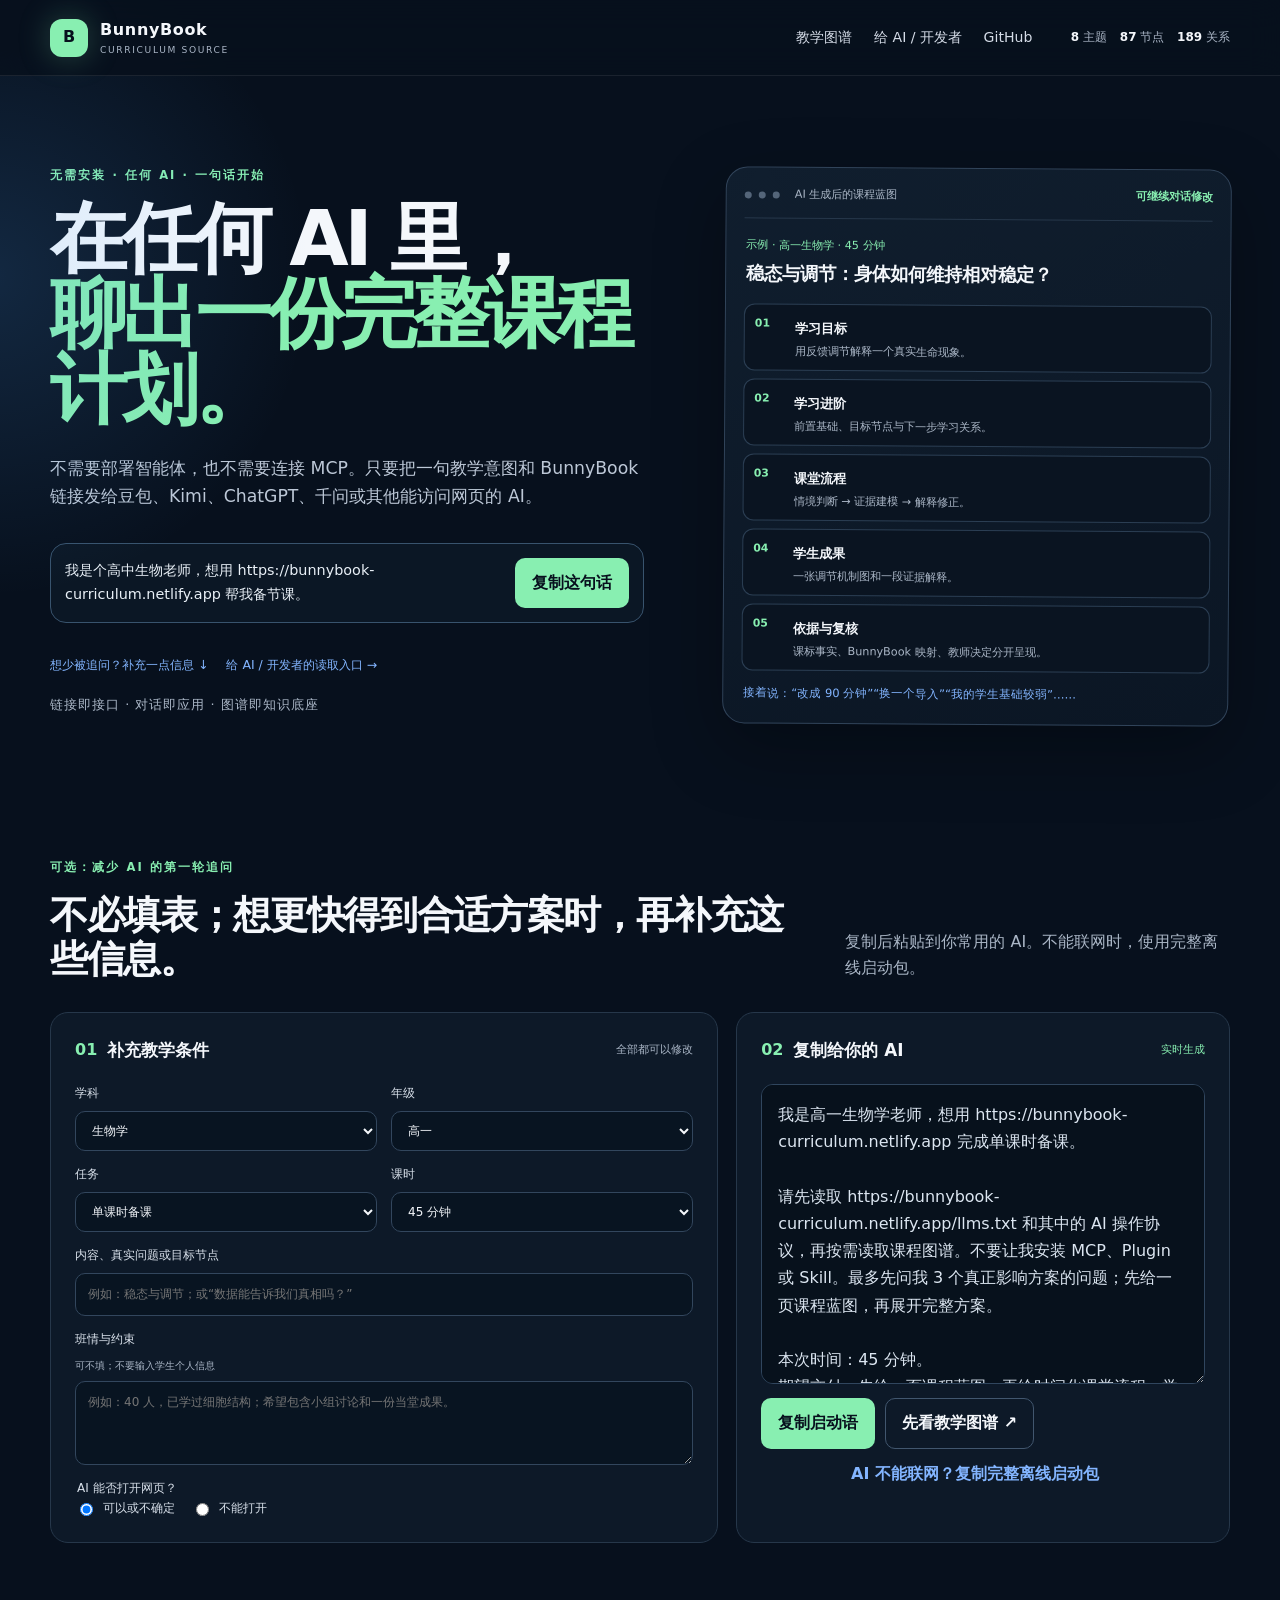
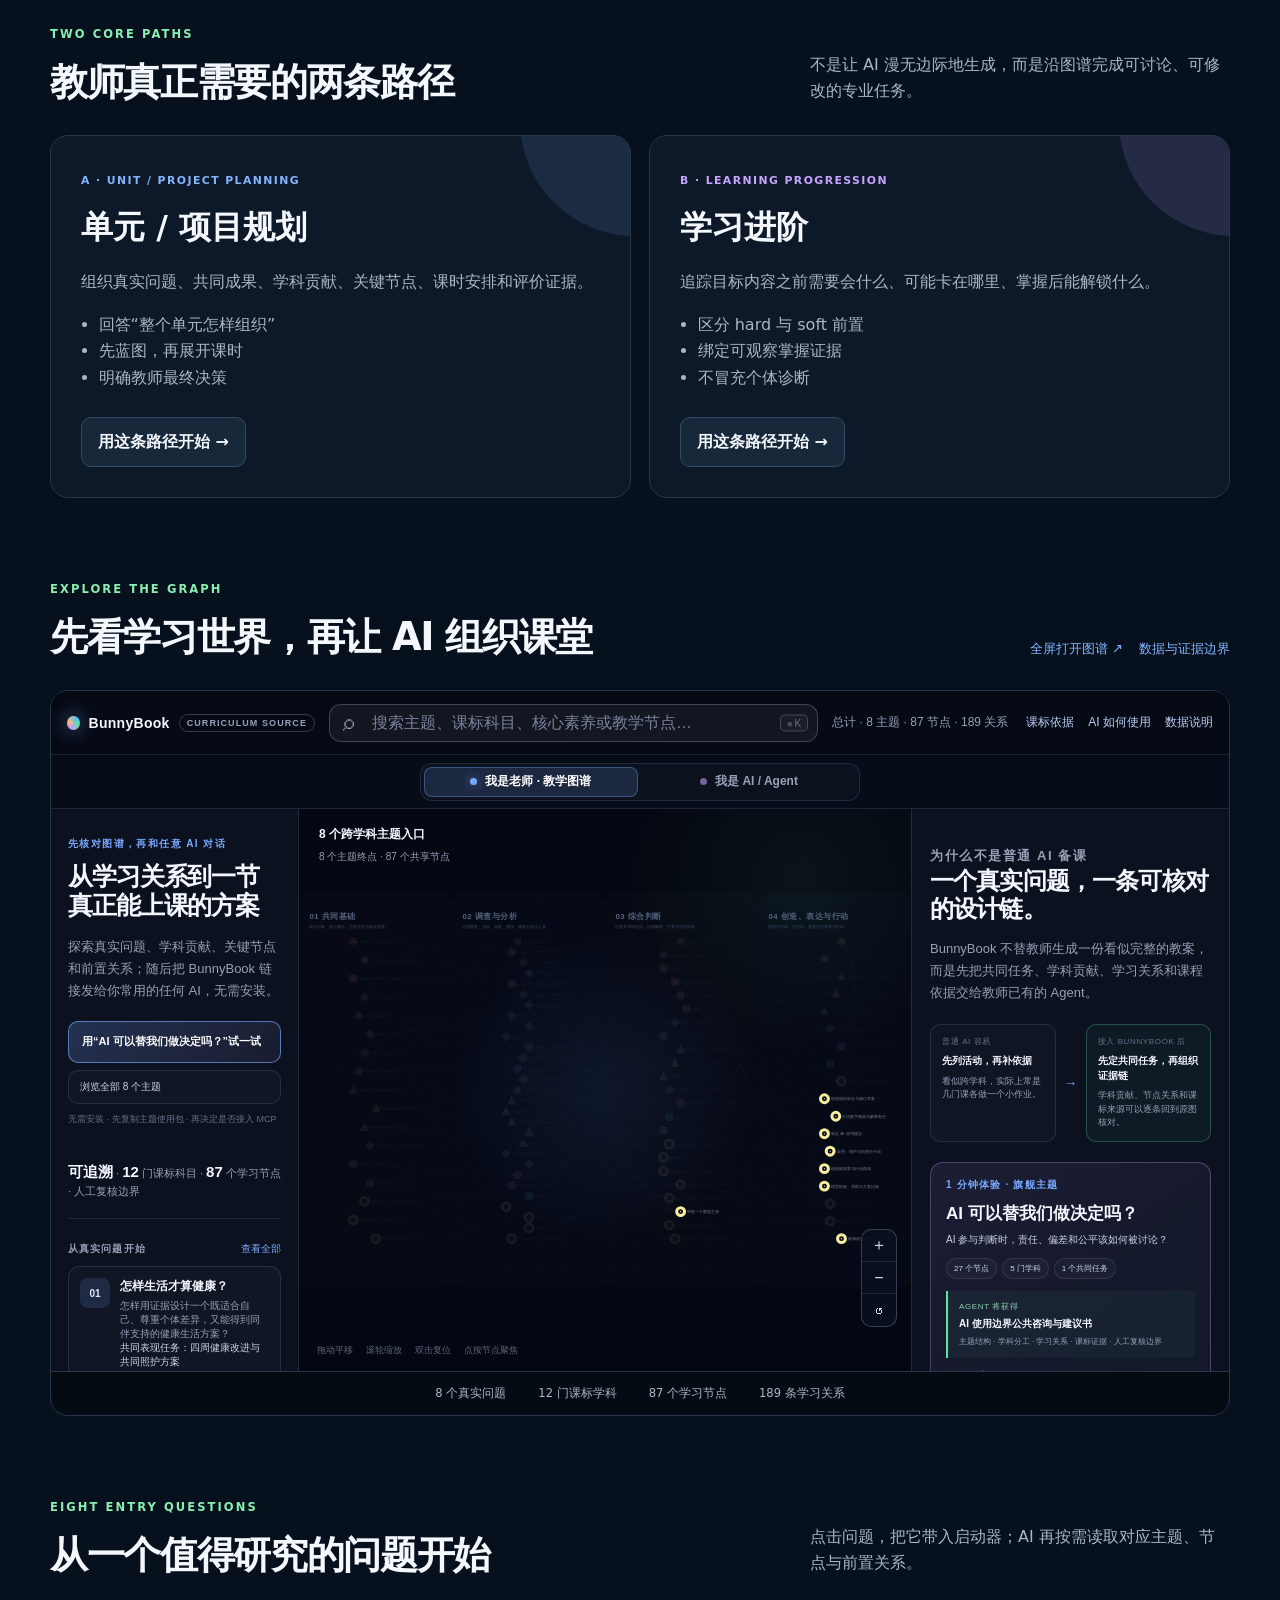
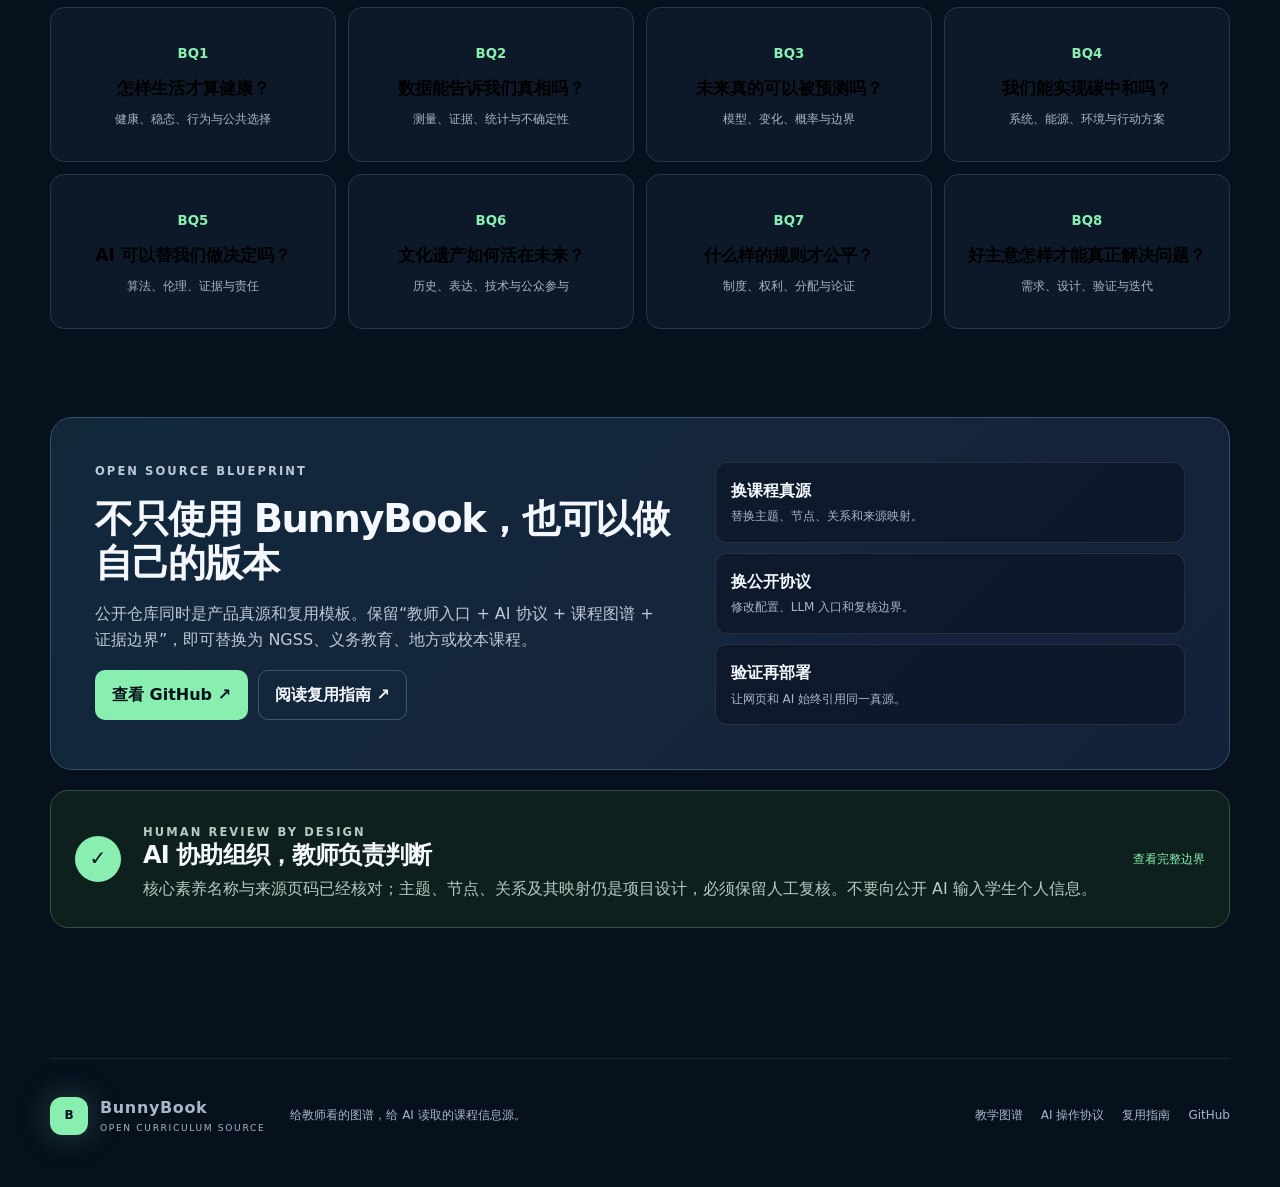
<file: index.html>
<!doctype html>
<!-- SPDX-License-Identifier: Apache-2.0 -->
<html lang="zh-CN">
<head>
  <meta charset="utf-8">
  <meta name="viewport" content="width=device-width,initial-scale=1">
  <meta name="theme-color" content="#08111f">
  <meta name="description" content="把一句教学意图和 BunnyBook 链接发给任何 AI，得到有课程依据、可继续对话修改的课程计划。无需安装、无需部署智能体。">
  <link rel="canonical" href="https://bunnybook-curriculum.netlify.app/">
  <link rel="icon" href="/favicon.svg" type="image/svg+xml">
  <meta property="og:type" content="website">
  <meta property="og:title" content="BunnyBook · 一句话开始，在任何 AI 里完成备课">
  <meta property="og:description" content="把教学意图和 BunnyBook 链接发给你常用的 AI，获得一份有依据、可修改、需教师复核的课程计划。">
  <meta property="og:url" content="https://bunnybook-curriculum.netlify.app/">
  <meta property="og:image" content="https://bunnybook-curriculum.netlify.app/mvp/assets/bunnybook-social-card.png">
  <meta name="twitter:card" content="summary_large_image">
  <link rel="alternate" type="text/plain" href="/llms.txt" title="BunnyBook LLM index">
  <link rel="alternate" type="text/markdown" href="/agent/START-HERE.md" title="BunnyBook Agent protocol">
  <link rel="alternate" type="application/json" href="/api/v1/source-manifest.json" title="BunnyBook source manifest">
  <link rel="alternate" type="application/json" href="/api/v1/learning-map.json" title="BunnyBook learning map">
  <title>BunnyBook · 一句话开始，在任何 AI 里完成备课</title>
  <link rel="stylesheet" href="/styles.css">
</head>
<body data-persona="teacher">
<a class="skip-link" href="#main-content">跳到主要内容</a>
<header class="site-header">
  <a class="brand" href="/" aria-label="BunnyBook 首页"><span class="brand-mark" aria-hidden="true">B</span><span><strong>BunnyBook</strong><small>CURRICULUM SOURCE</small></span></a>
  <nav aria-label="主要导航"><a href="/map?role=teacher">教学图谱</a><a href="/?role=agent">给 AI / 开发者</a><a href="https://github.com/gitljz0329/bunnybook-curriculum" target="_blank" rel="noreferrer">GitHub</a></nav>
  <div class="header-stats"><span><b data-count="themes">8</b> 主题</span><span><b data-count="topics">87</b> 节点</span><span><b data-count="dependencies">189</b> 关系</span></div>
  <a class="header-start" href="/?role=teacher#teacher-view">开始备课</a>
</header>

<main id="main-content">
<section class="hero">
  <div class="hero-copy">
    <p class="eyebrow">无需安装 · 任何 AI · 一句话开始</p>
    <h1>在任何 AI 里，<br><em>聊出一份完整课程计划。</em></h1>
    <p class="lead">不需要部署智能体，也不需要连接 MCP。只要把一句教学意图和 BunnyBook 链接发给豆包、Kimi、ChatGPT、千问或其他能访问网页的 AI。</p>
    <div class="starter-sentence" aria-label="最短备课启动语">
      <p id="minimal-prompt">我是个高中生物老师，想用 https://bunnybook-curriculum.netlify.app 帮我备节课。</p>
      <button id="copy-minimal-prompt" class="primary" type="button">复制这句话</button>
    </div>
    <p id="minimal-copy-status" class="status" role="status" aria-live="polite"></p>
    <div class="hero-links"><a href="#teacher-view">想少被追问？补充一点信息 ↓</a><a href="/?role=agent">给 AI / 开发者的读取入口 →</a></div>
    <p class="principle">链接即接口 · 对话即应用 · 图谱即知识底座</p>
  </div>
  <aside class="conversation-card result-preview" aria-label="课程计划结果预览">
    <div class="window-bar"><i></i><i></i><i></i><span>AI 生成后的课程蓝图</span><b>可继续对话修改</b></div>
    <div class="result-context"><small>示例 · 高一生物学 · 45 分钟</small><strong>稳态与调节：身体如何维持相对稳定？</strong></div>
    <ol class="blueprint-preview">
      <li><span>01</span><div><b>学习目标</b><p>用反馈调节解释一个真实生命现象。</p></div></li>
      <li><span>02</span><div><b>学习进阶</b><p>前置基础、目标节点与下一步学习关系。</p></div></li>
      <li><span>03</span><div><b>课堂流程</b><p>情境判断 → 证据建模 → 解释修正。</p></div></li>
      <li><span>04</span><div><b>学生成果</b><p>一张调节机制图和一段证据解释。</p></div></li>
      <li><span>05</span><div><b>依据与复核</b><p>课标事实、BunnyBook 映射、教师决定分开呈现。</p></div></li>
    </ol>
    <p class="continue-example">接着说：“改成 90 分钟”“换一个导入”“我的学生基础较弱”……</p>
  </aside>
</section>

<section id="teacher-view" class="persona-view" aria-label="教师备课入口">
  <div class="section-head"><div><p class="eyebrow">可选：减少 AI 的第一轮追问</p><h2>不必填表；想更快得到合适方案时，再补充这些信息。</h2></div><p>复制后粘贴到你常用的 AI。不能联网时，使用完整离线启动包。</p></div>

  <div class="builder-grid">
    <form id="prompt-builder" class="panel">
      <div class="panel-title"><span>01</span><h3>补充教学条件</h3><small>全部都可以修改</small></div>
      <div class="fields">
        <label>学科<select id="subject" name="subject"><option>语文</option><option>数学</option><option>英语</option><option>思想政治</option><option>历史</option><option>地理</option><option>物理</option><option>化学</option><option selected>生物学</option><option>信息技术</option><option>艺术</option><option>体育与健康</option></select></label>
        <label>年级<select id="grade" name="grade"><option>高一</option><option>高二</option><option>高三</option><option>高中混合年级</option></select></label>
        <label>任务<select id="mode" name="mode"><option value="lesson_plan">单课时备课</option><option value="full_planning">单元 / 项目规划</option><option value="learning_progression">学习进阶</option><option value="review">核对已有教案</option></select></label>
        <label>课时<select id="duration" name="duration"><option>40 分钟</option><option selected>45 分钟</option><option>60 分钟</option><option>90 分钟</option><option>多课时 / 单元</option></select></label>
      </div>
      <label class="wide">内容、真实问题或目标节点<input id="focus" name="focus" placeholder="例如：稳态与调节；或“数据能告诉我们真相吗？”"></label>
      <label class="wide">班情与约束 <small>可不填；不要输入学生个人信息</small><textarea id="context" name="context" rows="3" placeholder="例如：40 人，已学过细胞结构；希望包含小组讨论和一份当堂成果。"></textarea></label>
      <fieldset><legend>AI 能否打开网页？</legend><label><input type="radio" name="access" value="web" checked>可以或不确定</label><label><input type="radio" name="access" value="offline">不能打开</label></fieldset>
    </form>
    <div class="panel prompt-panel">
      <div class="panel-title"><span>02</span><h3>复制给你的 AI</h3><small class="live">实时生成</small></div>
      <textarea id="generated-prompt" readonly aria-label="生成的备课启动语"></textarea>
      <div class="actions"><button id="copy-prompt" class="primary" type="button">复制启动语</button><a class="secondary" href="/mvp/index.html?role=teacher" target="_blank" rel="noreferrer">先看教学图谱 ↗</a></div>
      <button id="copy-offline-package" class="text-button" type="button">AI 不能联网？复制完整离线启动包</button>
      <p id="copy-status" class="status" role="status" aria-live="polite"></p>
    </div>
  </div>

  <div class="section-head compact"><div><p class="eyebrow">TWO CORE PATHS</p><h2>教师真正需要的两条路径</h2></div><p>不是让 AI 漫无边际地生成，而是沿图谱完成可讨论、可修改的专业任务。</p></div>
  <div class="mode-grid">
    <article class="mode-card plan"><span>A · UNIT / PROJECT PLANNING</span><h3>单元 / 项目规划</h3><p>组织真实问题、共同成果、学科贡献、关键节点、课时安排和评价证据。</p><ul><li>回答“整个单元怎样组织”</li><li>先蓝图，再展开课时</li><li>明确教师最终决策</li></ul><button type="button" data-select-mode="full_planning">用这条路径开始 →</button></article>
    <article class="mode-card path"><span>B · LEARNING PROGRESSION</span><h3>学习进阶</h3><p>追踪目标内容之前需要会什么、可能卡在哪里、掌握后能解锁什么。</p><ul><li>区分 hard 与 soft 前置</li><li>绑定可观察掌握证据</li><li>不冒充个体诊断</li></ul><button type="button" data-select-mode="learning_progression">用这条路径开始 →</button></article>
  </div>

  <div class="section-head compact"><div><p class="eyebrow">EXPLORE THE GRAPH</p><h2>先看学习世界，再让 AI 组织课堂</h2></div><div class="links"><a href="/mvp/index.html?role=teacher" target="_blank" rel="noreferrer">全屏打开图谱 ↗</a><a href="/mvp/data-notice.md" target="_blank" rel="noreferrer">数据与证据边界</a></div></div>
  <div class="map-shell"><iframe src="/mvp/index.html?role=teacher" title="BunnyBook 高中跨学科教学图谱" loading="lazy"></iframe><div><span>8 个真实问题</span><span>12 门课标学科</span><span>87 个学习节点</span><span>189 条学习关系</span></div></div>

  <div class="section-head compact"><div><p class="eyebrow">EIGHT ENTRY QUESTIONS</p><h2>从一个值得研究的问题开始</h2></div><p>点击问题，把它带入启动器；AI 再按需读取对应主题、节点与前置关系。</p></div>
  <div id="question-grid" class="question-grid"></div>

  <div class="reuse-block">
    <div><p class="eyebrow">OPEN SOURCE BLUEPRINT</p><h2>不只使用 BunnyBook，也可以做自己的版本</h2><p>公开仓库同时是产品真源和复用模板。保留“教师入口 + AI 协议 + 课程图谱 + 证据边界”，即可替换为 NGSS、义务教育、地方或校本课程。</p><div class="actions"><a class="primary" href="https://github.com/gitljz0329/bunnybook-curriculum" target="_blank" rel="noreferrer">查看 GitHub ↗</a><a class="secondary" href="/docs/BUILD_YOUR_OWN.md" target="_blank" rel="noreferrer">阅读复用指南 ↗</a></div></div>
    <ol><li><b>换课程真源</b><span>替换主题、节点、关系和来源映射。</span></li><li><b>换公开协议</b><span>修改配置、LLM 入口和复核边界。</span></li><li><b>验证再部署</b><span>让网页和 AI 始终引用同一真源。</span></li></ol>
  </div>
  <div class="trust"><strong>✓</strong><div><p class="eyebrow">HUMAN REVIEW BY DESIGN</p><h2>AI 协助组织，教师负责判断</h2><p>核心素养名称与来源页码已经核对；主题、节点、关系及其映射仍是项目设计，必须保留人工复核。不要向公开 AI 输入学生个人信息。</p></div><a href="/mvp/data-notice.md" target="_blank" rel="noreferrer">查看完整边界</a></div>
</section>

<section id="agent-view" class="persona-view" aria-label="AI 与开发者读取入口" hidden>
  <div class="agent-hero">
    <div><p class="eyebrow">UNIVERSAL AI ENTRY</p><h2>先读协议，再按需取数</h2><p>任何能读取公开网页、Markdown 或用户粘贴文本的 AI 都可使用 BunnyBook。MCP、Plugin、Skill 只是高频调用的可选加速层。</p><div class="actions"><button id="copy-agent-bootstrap" class="primary" type="button">复制 AI 启动协议</button><a class="secondary" href="/agent/START-HERE.md" target="_blank" rel="noreferrer">打开 START-HERE.md ↗</a></div><p id="agent-copy-status" class="status" role="status"></p></div>
    <ol class="read-order"><li><span>1</span><b>/llms.txt</b><small>发现站点</small></li><li><span>2</span><b>/agent/START-HERE.md</b><small>理解协议</small></li><li><span>3</span><b>/api/v1/search-index.json</b><small>定位主题与节点</small></li><li><span>4</span><b>/api/v1/themes/BQ*.json</b><small>读取所需主题</small></li><li><span>5</span><b>/api/v1/learning-map.json</b><small>必要时读完整图</small></li></ol>
  </div>

  <div class="section-head compact"><div><p class="eyebrow">CONVERSATION PROTOCOL</p><h2>收到教师链接后的工作路径</h2></div><p>目标不是返回节点堆栈，而是形成可上课、可追溯、可复核的设计。</p></div>
  <ol class="workflow"><li><span>01</span><div><b>识别任务</b><p>单课时、单元规划、学习进阶或教案核对。</p></div></li><li><span>02</span><div><b>最少追问</b><p>最多先问 3 个真正影响方案的问题。</p></div></li><li><span>03</span><div><b>渐进读取</b><p>先搜索索引，再读一个相关主题包。</p></div></li><li><span>04</span><div><b>先给蓝图</b><p>先目标、成果、顺序与证据，再展开流程。</p></div></li><li><span>05</span><div><b>保留边界</b><p>分开课标事实、项目映射和教师决策。</p></div></li></ol>

  <div class="section-head compact"><div><p class="eyebrow">PUBLIC RESOURCES</p><h2>稳定、只读、无需鉴权</h2></div><p>所有机器入口和教师页面使用同一份规范图谱。</p></div>
  <div class="resource-grid">
    <a href="/llms.txt"><small>TEXT</small><b>/llms.txt</b><span>最短发现入口</span></a>
    <a href="/llms-full.txt"><small>TEXT</small><b>/llms-full.txt</b><span>离线复制上下文</span></a>
    <a href="/agent/manifest.json"><small>JSON</small><b>/agent/manifest.json</b><span>对话能力与输出契约</span></a>
    <a href="/api/v1/source-manifest.json"><small>JSON</small><b>/api/v1/source-manifest.json</b><span>版本、资源与语义</span></a>
    <a href="/api/v1/search-index.json"><small>JSON</small><b>/api/v1/search-index.json</b><span>轻量主题与节点检索</span></a>
    <a href="/api/v1/theme-index.json"><small>JSON</small><b>/api/v1/theme-index.json</b><span>8 个主题包入口</span></a>
    <a href="/api/v1/learning-map.json"><small>JSON</small><b>/api/v1/learning-map.json</b><span>完整课程图谱</span></a>
    <a href="/api/v1/graph-manifest.json"><small>JSON</small><b>/api/v1/graph-manifest.json</b><span>详细图谱清单</span></a>
  </div>
  <div class="semantics"><article><code>themes</code><h3>主题不是标签</h3><p>真实问题、多学科贡献和共同成果。</p></article><article><code>topics</code><h3>节点可教、可观察</h3><p>引用时保留稳定 ID 和掌握证据。</p></article><article><code>prerequisite_id → topic_id</code><h3>关系有方向</h3><p>hard / soft 都是项目建模，不是课标规定。</p></article><article><code>review_status</code><h3>证据边界显式</h3><p>待审内容不得写成专家共识。</p></article></div>
  <div class="fallback"><div><p class="eyebrow">FALLBACK</p><h2>无法访问网页时，不要假装读过</h2><p>请教师复制 <code>/llms-full.txt</code> 或相关主题包；在获得数据前不得编造 ID、关系或来源。</p></div><button id="copy-fallback" class="secondary" type="button">复制离线请求话术</button></div>
</section>
</main>

<footer><div class="brand"><span class="brand-mark">B</span><span><strong>BunnyBook</strong><small>OPEN CURRICULUM SOURCE</small></span></div><p>给教师看的图谱，给 AI 读取的课程信息源。</p><nav><a href="/map?role=teacher">教学图谱</a><a href="/agent/START-HERE.md">AI 操作协议</a><a href="/docs/BUILD_YOUR_OWN.md">复用指南</a><a href="https://github.com/gitljz0329/bunnybook-curriculum">GitHub</a></nav></footer>
<script src="/site-config.js"></script>
<script src="/app.js"></script>
</body>
</html>
</file>
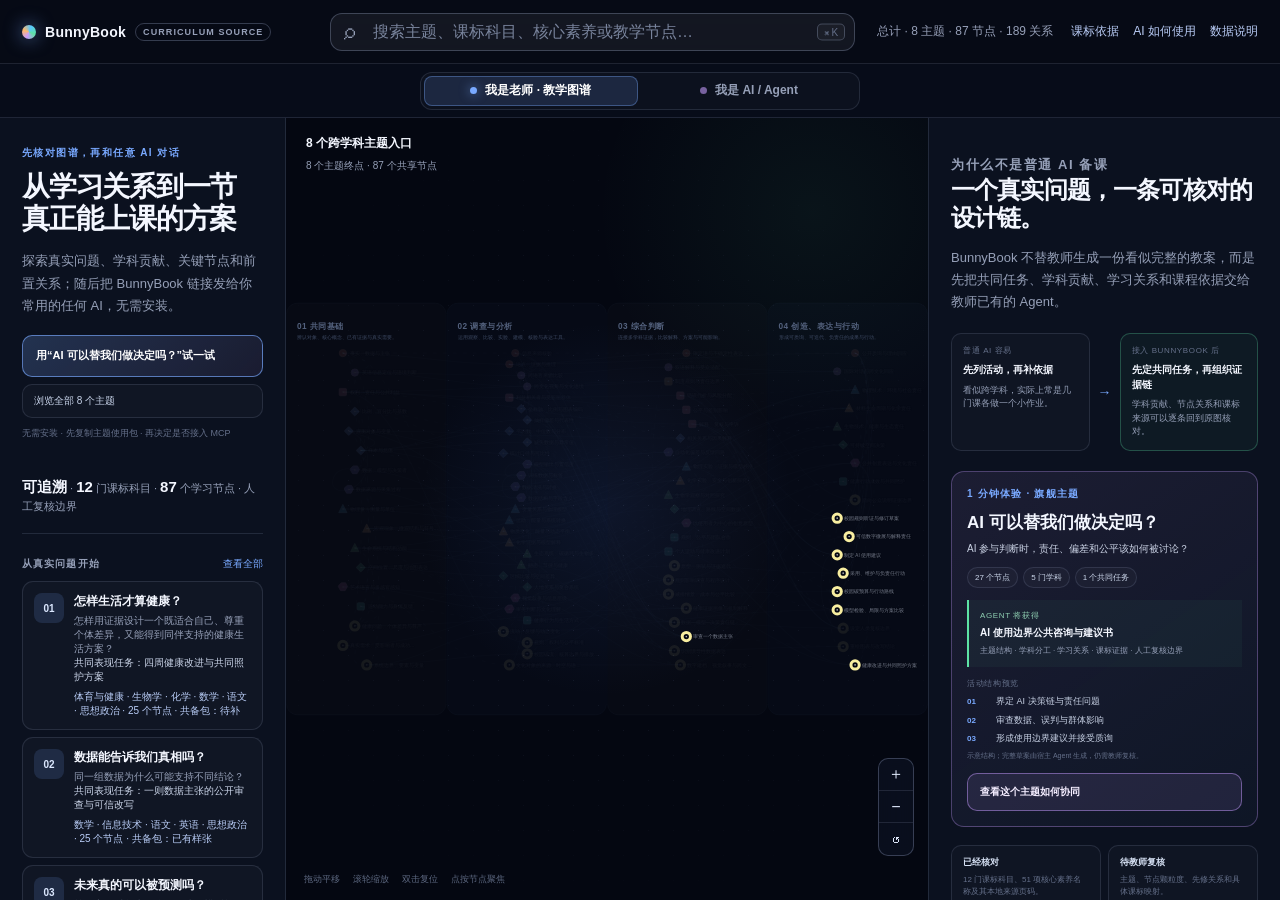
<file: mvp/index.html>
<!doctype html>
<!-- SPDX-License-Identifier: Apache-2.0 -->
<html lang="zh-CN">
<head>
  <meta charset="utf-8">
  <meta name="viewport" content="width=device-width, initial-scale=1">
  <base href="/mvp/">
  <meta name="theme-color" content="#070b16">
  <meta name="description" content="BunnyBook 是给备课 Agent 的课标知识底座：用可追溯的高中课标、跨学科主题与学习关系设计活动，而不是凭空生成。">
  <meta property="og:type" content="website">
  <meta property="og:locale" content="zh_CN">
  <meta property="og:title" content="BunnyBook · 给备课 Agent 的课标知识底座">
  <meta property="og:description" content="从真实问题出发，把主题结构、学科分工、学习关系与课标证据交给你已有的 Agent。">
  <meta property="og:image" content="/mvp/assets/bunnybook-social-card.png">
  <meta property="og:image:width" content="1200">
  <meta property="og:image:height" content="630">
  <meta property="og:image:alt" content="BunnyBook：让备课 Agent 不再凭空编课">
  <meta name="twitter:card" content="summary_large_image">
  <meta name="twitter:title" content="BunnyBook · 给备课 Agent 的课标知识底座">
  <meta name="twitter:description" content="让备课 Agent 不再凭空编课。">
  <meta name="twitter:image" content="/mvp/assets/bunnybook-social-card.png">
  <link rel="icon" href="data:image/svg+xml,%3Csvg viewBox='0 0 32 32'%3E%3Ccircle cx='16' cy='16' r='14' fill='%2379a9ff'/%3E%3Ccircle cx='11' cy='12' r='4' fill='%235de2a5'/%3E%3Ccircle cx='21' cy='20' r='4' fill='%23c79cff'/%3E%3C/svg%3E">
  <link rel="alternate" type="application/json" href="agent-manifest.json" title="Agent manifest">
  <link rel="alternate" type="application/json" href="learning-map.json" title="Learning map data">
  <link rel="alternate" type="text/markdown" href="agent-prompt.md" title="Agent prompt">
  <link rel="alternate" type="application/json" href="mcp-config.example.json" title="MCP configuration example">
  <link rel="license" href="/LICENSE.md" title="BunnyBook license map">
  <title>BunnyBook · 给备课 Agent 的课标知识底座</title>
  <link rel="stylesheet" href="styles.css">
</head>
<body data-persona="teacher">
  <div class="app-shell">
    <header class="topbar">
      <div class="brand" aria-label="BunnyBook 跨学科课程知识底座">
        <span class="brand-mark" aria-hidden="true"></span>
        <span>BunnyBook</span>
        <span class="pilot-badge">CURRICULUM SOURCE</span>
      </div>

      <div class="search-wrap">
        <label class="sr-only" id="topic-search-label" for="topic-search">搜索学习节点</label>
        <span class="search-icon" aria-hidden="true">⌕</span>
        <input id="topic-search" type="search" autocomplete="off" placeholder="搜索节点、课标科目、核心素养或主题…">
        <kbd>⌘ K</kbd>
        <div class="search-results" id="search-results" hidden></div>
      </div>

      <div class="topbar-meta">
        <span id="map-counts">载入学习地图…</span>
        <div class="persona-actions" id="persona-actions" aria-label="当前模式操作">
          <button class="topbar-link persona-action persona-action-teacher" id="coverage-toggle" type="button" aria-pressed="false">课标依据</button>
          <button class="topbar-link persona-action persona-action-teacher agent-connect-trigger" id="agent-entry-toggle" type="button">了解 Agent 接入</button>
          <a class="persona-action persona-action-teacher persona-action-agent" id="data-link" href="data-notice.md" target="_blank" rel="noreferrer" aria-label="查看数据版本与使用边界">数据说明</a>
          <a class="persona-action persona-action-agent" id="mcp-config-link" href="mcp-config.example.json" target="_blank" rel="noreferrer" hidden>MCP 配置</a>
          <a class="persona-action persona-action-agent" id="mcp-guide-link" href="mcp-guide.md" target="_blank" rel="noreferrer" hidden>接入说明</a>
          <a class="persona-action persona-action-agent" id="agent-manifest-link" href="agent-manifest.json" target="_blank" rel="noreferrer" hidden>Agent 清单</a>
          <a class="persona-action persona-action-agent" id="agent-prompt-link" href="agent-prompt.md" target="_blank" rel="noreferrer" hidden>启动提示</a>
        </div>
      </div>
    </header>

    <nav class="persona-bar" aria-label="选择产品入口">
      <div class="persona-tabs" role="tablist" aria-label="选择教学图谱或 Agent 接入">
        <button class="persona-tab" id="persona-teacher" type="button" role="tab" data-persona="teacher" aria-selected="true" aria-controls="persona-content" tabindex="0">
          <span class="persona-tab-dot" aria-hidden="true"></span>
          <span data-persona-label>1 · 探索教学图谱</span>
        </button>
        <button class="persona-tab" id="persona-agent" type="button" role="tab" data-persona="agent" aria-selected="false" aria-controls="persona-content" tabindex="-1">
          <span class="persona-tab-dot" aria-hidden="true"></span>
          <span data-persona-label>2 · 接入备课 Agent</span>
        </button>
      </div>
      <p class="sr-only" id="persona-status" aria-live="polite" aria-atomic="true"></p>
    </nav>

    <main class="workspace" id="persona-content" role="tabpanel" aria-labelledby="persona-teacher">
      <aside class="explore-panel" aria-label="地图说明与筛选">
        <div class="promise">
          <p class="eyebrow" id="promise-eyebrow">给备课 Agent 的课标知识底座</p>
          <h1 id="promise-title">让你的备课 Agent 不再凭空编课</h1>
          <p class="promise-copy" id="promise-copy">从一个真实问题出发，把主题结构、学科分工、学习关系与课标证据交给你已有的 Agent。</p>
          <div class="hero-actions" aria-label="开始体验">
            <button class="hero-primary" id="featured-trial" type="button">用“AI 可以替我们做决定吗？”试一试</button>
            <button class="hero-secondary" id="browse-all-themes" type="button">浏览全部 8 个主题</button>
          </div>
          <p class="hero-note" id="hero-note">无需安装 · 先复制主题使用包 · 再决定是否接入 MCP</p>
        </div>

        <div class="trust-line" id="trust-line"></div>

        <section class="control-section" aria-labelledby="route-heading">
          <div class="section-heading">
            <h2 id="route-heading">跨学科主题</h2>
            <button class="text-button" id="show-all" type="button" aria-pressed="true">查看全部</button>
          </div>
          <div class="route-list" id="route-list"></div>
        </section>

        <section class="control-section" aria-labelledby="subject-heading">
          <div class="section-heading">
            <h2 id="subject-heading">节点视角 · 点击筛选</h2>
            <button class="text-button" id="toggle-subjects" type="button">全选</button>
          </div>
          <div class="subject-filters" id="subject-filters"></div>
        </section>

        <div class="boundary-note">
          <span class="boundary-dot" aria-hidden="true"></span>
          <p><strong>当前语料范围 · Alpha 结构版</strong><br>12 科核心素养名称已核对；主题、节点映射与先修关系待教师复核。黄色环形为综合运用节点，不是第十三门课标科目。</p>
        </div>
      </aside>

      <section class="map-panel" aria-label="可交互学习依赖地图">
        <div class="map-titlebar">
          <div>
            <p id="active-context">8 个跨学科主题入口</p>
            <span id="visible-count"></span>
          </div>
          <button class="close-focus" id="clear-focus" type="button" hidden>退出聚焦</button>
        </div>

        <svg id="learning-map" viewBox="0 0 1400 900" role="img" aria-labelledby="map-svg-title map-svg-desc">
          <title id="map-svg-title">高中学习节点与前置关系地图</title>
          <desc id="map-svg-desc">围绕跨学科主题，横向按学习进阶阶段排列；颜色和形状表示学科或综合运用节点。点击节点可查看课标科目、核心素养、全部前置谱系和直接解锁内容。</desc>
          <defs>
            <filter id="node-glow" x="-100%" y="-100%" width="300%" height="300%">
              <feGaussianBlur stdDeviation="5" result="blur"></feGaussianBlur>
              <feMerge><feMergeNode in="blur"></feMergeNode><feMergeNode in="SourceGraphic"></feMergeNode></feMerge>
            </filter>
            <marker id="arrow-hard" markerWidth="8" markerHeight="8" refX="7" refY="4" orient="auto" markerUnits="strokeWidth">
              <path d="M0,0 L8,4 L0,8 Z"></path>
            </marker>
            <marker id="arrow-soft" markerWidth="8" markerHeight="8" refX="7" refY="4" orient="auto" markerUnits="strokeWidth">
              <path d="M0,0 L8,4 L0,8 Z"></path>
            </marker>
          </defs>
          <g id="viewport">
            <g id="stage-layer"></g>
            <g id="edge-layer"></g>
            <g id="node-layer"></g>
          </g>
        </svg>

        <div class="coverage-view" id="coverage-view" hidden aria-labelledby="coverage-title"></div>

        <div class="map-tooltip" id="map-tooltip" hidden></div>

        <div class="zoom-controls" aria-label="地图缩放">
          <button id="zoom-in" type="button" aria-label="放大">＋</button>
          <button id="zoom-out" type="button" aria-label="缩小">−</button>
          <button id="reset-view" type="button" aria-label="重置视图">↺</button>
        </div>

        <div class="map-hint">
          <span>拖动平移</span><span>滚轮缩放</span><span>双击复位</span><span>点按节点聚焦</span>
        </div>
      </section>

      <aside class="detail-panel" id="detail-panel" aria-live="polite"></aside>
    </main>
  </div>

  <script src="data.js"></script>
  <script src="personas.js"></script>
  <script src="app.js"></script>
</body>
</html>
</file>
<file: styles.css>
/* SPDX-License-Identifier: Apache-2.0 */
:root{--bg:#07101d;--panel:#0d1928;--panel2:#101f31;--line:#26374a;--text:#f4f7fb;--muted:#aab6c6;--green:#88efb1;--blue:#83b5ff;--violet:#c7a5ff;--ink:#07101d;--max:1180px;--shadow:0 24px 70px rgba(0,0,0,.3)}
*{box-sizing:border-box}html{scroll-behavior:smooth}body{margin:0;background:var(--bg);color:var(--text);font-family:Inter,"PingFang SC","Microsoft YaHei",system-ui,sans-serif;line-height:1.65}a{color:inherit;text-decoration:none}button,input,select,textarea{font:inherit}button,a{touch-action:manipulation}.skip-link{position:fixed;left:1rem;top:-5rem;z-index:99;background:var(--green);color:var(--ink);padding:.6rem 1rem;border-radius:.5rem}.skip-link:focus{top:1rem}
.site-header{height:76px;display:flex;align-items:center;gap:2.4rem;padding:0 max(24px,calc((100vw - var(--max))/2));border-bottom:1px solid rgba(255,255,255,.08);position:sticky;top:0;z-index:20;background:rgba(7,16,29,.88);backdrop-filter:blur(16px)}.brand{display:flex;align-items:center;gap:.75rem;margin-right:auto}.brand-mark{width:38px;height:38px;border-radius:12px;display:grid;place-items:center;background:var(--green);color:var(--ink);font-weight:900;box-shadow:0 0 32px rgba(136,239,177,.25)}.brand strong{display:block;font-size:1rem;letter-spacing:.04em}.brand small{display:block;color:var(--muted);font-size:.57rem;letter-spacing:.18em}.site-header nav,.header-stats{display:flex;align-items:center;gap:1.35rem}.site-header nav a{font-size:.88rem;color:#d4dce7}.site-header nav a:hover{color:var(--green)}.header-stats{font-size:.75rem;color:var(--muted);gap:.8rem}.header-stats b{color:var(--text)}
main>section,.hero{width:min(var(--max),calc(100% - 48px));margin-inline:auto}.hero{min-height:620px;display:grid;grid-template-columns:1.08fr .92fr;gap:5rem;align-items:center;position:relative;padding:90px 0}.hero:before{content:"";position:absolute;width:720px;height:720px;left:-420px;top:-160px;border-radius:50%;background:radial-gradient(circle,rgba(80,167,255,.16),transparent 63%);pointer-events:none}.eyebrow{margin:0 0 1rem;color:var(--green);font-size:.72rem;font-weight:800;letter-spacing:.18em}.hero h1{font-size:clamp(3.3rem,6vw,5.6rem);line-height:.98;letter-spacing:-.06em;margin:0}.hero h1 em{font-style:normal;color:var(--green)}.lead{max-width:650px;color:#bdc8d7;font-size:1.08rem;margin:1.7rem 0 2rem}.principle{font-size:.8rem;color:var(--muted);letter-spacing:.08em;margin-top:1.2rem}.persona-switch{display:grid;grid-template-columns:1fr 1fr;gap:10px;max-width:610px}.persona-button{border:1px solid var(--line);background:#0c1725;color:var(--text);border-radius:14px;padding:14px;display:flex;align-items:center;text-align:left;gap:12px;cursor:pointer}.persona-button>span{width:36px;height:36px;border-radius:10px;display:grid;place-items:center;background:#16283c;color:var(--blue);font-weight:900}.persona-button b{font-size:.9rem}.persona-button small{display:block;color:var(--muted);font-size:.68rem;font-weight:500;margin-top:2px}.persona-button.active{border-color:var(--green);background:linear-gradient(135deg,rgba(136,239,177,.14),rgba(14,29,45,.9));box-shadow:0 0 0 1px rgba(136,239,177,.1)}.persona-button.active>span{background:var(--green);color:var(--ink)}
.conversation-card{background:linear-gradient(160deg,#101e2e,#0b1624);border:1px solid #31445a;border-radius:22px;padding:18px;box-shadow:var(--shadow);transform:rotate(1deg)}.window-bar{display:flex;gap:7px;align-items:center;color:var(--muted);font-size:.7rem;border-bottom:1px solid var(--line);padding-bottom:14px}.window-bar i{width:7px;height:7px;border-radius:50%;background:#546579}.window-bar span{margin-left:8px}.window-bar b{margin-left:auto;color:var(--green);font-weight:700}.bubble{padding:13px 14px;margin:16px 0;border-radius:14px;max-width:90%}.bubble small{font-weight:800;color:var(--muted)}.bubble p{margin:.3rem 0 0;font-size:.86rem}.bubble.user{margin-left:auto;background:#1b3953}.bubble.ai{background:#18273a;border:1px solid #2e4259}.outputs{display:grid;grid-template-columns:1fr 1fr;gap:8px}.outputs span{background:#0a1320;border:1px solid #2b3c50;padding:8px 10px;border-radius:8px;font-size:.7rem;color:#cbd5e1}
.persona-view{padding:40px 0 100px}.section-head{display:flex;justify-content:space-between;align-items:end;gap:3rem;margin:0 0 30px}.section-head>div:first-child{max-width:760px}.section-head h2,.agent-hero h2,.reuse-block h2,.trust h2,.fallback h2{margin:0;font-size:clamp(1.8rem,3vw,2.8rem);line-height:1.15;letter-spacing:-.035em}.section-head>p{max-width:420px;color:var(--muted);margin:0}.section-head.compact{margin-top:82px}.builder-grid{display:grid;grid-template-columns:1.15fr .85fr;gap:18px}.panel{background:var(--panel);border:1px solid var(--line);border-radius:18px;padding:24px}.panel-title{display:flex;align-items:center;gap:10px;margin-bottom:20px}.panel-title>span{color:var(--green);font-weight:900}.panel-title h3{margin:0;font-size:1.05rem}.panel-title small{margin-left:auto;color:var(--muted);font-size:.68rem}.panel-title .live{color:var(--green)}.fields{display:grid;grid-template-columns:1fr 1fr;gap:14px}.panel label,.panel legend{display:grid;gap:7px;font-size:.75rem;color:#d8e0ea}.panel input,.panel select,.panel textarea{width:100%;border:1px solid #32465d;background:#081421;color:var(--text);border-radius:10px;padding:11px 12px;outline:none}.panel input:focus,.panel select:focus,.panel textarea:focus{border-color:var(--green);box-shadow:0 0 0 3px rgba(136,239,177,.1)}.wide{margin-top:14px}.wide small{color:var(--muted);font-size:.65rem}.panel fieldset{margin:14px 0 0;border:0;padding:0;display:flex;gap:16px}.panel fieldset label{display:flex;align-items:center;gap:7px}.panel fieldset input{width:auto}.prompt-panel{display:flex;flex-direction:column}.prompt-panel textarea{min-height:300px;resize:vertical;background:#07111c;border:1px solid #30465e;border-radius:12px;padding:16px;color:#dce6f1;line-height:1.7}.actions{display:flex;flex-wrap:wrap;gap:10px;margin-top:14px}.primary,.secondary,.mode-card button,.text-button{border-radius:10px;padding:11px 16px;border:1px solid transparent;font-weight:800;cursor:pointer;display:inline-flex;align-items:center;justify-content:center}.primary{background:var(--green);color:var(--ink)}.primary:hover{filter:brightness(1.06);transform:translateY(-1px)}.secondary{background:transparent;border-color:#41566e;color:var(--text)}.secondary:hover{border-color:var(--green)}.text-button{background:transparent;color:var(--blue);padding-left:0}.status{min-height:1.2em;color:var(--green);font-size:.75rem;margin:.3rem 0 0}
.mode-grid{display:grid;grid-template-columns:1fr 1fr;gap:18px}.mode-card{border-radius:18px;padding:30px;background:var(--panel);border:1px solid var(--line);position:relative;overflow:hidden}.mode-card:after{content:"";position:absolute;width:230px;height:230px;border-radius:50%;right:-120px;top:-130px;background:rgba(131,181,255,.12)}.mode-card.path:after{background:rgba(199,165,255,.13)}.mode-card>span{font-size:.68rem;letter-spacing:.13em;color:var(--blue);font-weight:800}.mode-card.path>span{color:var(--violet)}.mode-card h3{font-size:2rem;margin:.55rem 0}.mode-card p,.mode-card li{color:var(--muted)}.mode-card ul{padding-left:1.1rem}.mode-card button{margin-top:10px;background:#17283b;border-color:#334b64;color:var(--text)}.mode-card button:hover{border-color:var(--green)}.links{display:flex;gap:16px;flex-wrap:wrap}.links a{color:var(--blue);font-size:.82rem}.map-shell{border:1px solid var(--line);background:#050b13;border-radius:18px;overflow:hidden}.map-shell iframe{border:0;width:100%;height:680px;display:block}.map-shell>div{display:flex;justify-content:center;gap:2rem;flex-wrap:wrap;border-top:1px solid var(--line);padding:12px;color:var(--muted);font-size:.72rem}.question-grid{display:grid;grid-template-columns:repeat(4,1fr);gap:12px}.question-card{background:var(--panel);border:1px solid var(--line);border-radius:14px;padding:18px;cursor:pointer;min-height:155px;transition:.2s}.question-card:hover{transform:translateY(-3px);border-color:var(--green)}.question-card small{color:var(--green);font-weight:900}.question-card h3{font-size:1.05rem;line-height:1.35;margin:.65rem 0}.question-card p{font-size:.72rem;color:var(--muted);margin:0}.reuse-block{margin-top:88px;padding:44px;background:linear-gradient(135deg,#11283b,#15253c 55%,#132039);border:1px solid #35516c;border-radius:22px;display:grid;grid-template-columns:1.1fr .9fr;gap:45px}.reuse-block p{color:#bec9d7}.reuse-block ol{list-style:none;margin:0;padding:0;display:grid;gap:10px}.reuse-block li{background:rgba(5,13,22,.42);border:1px solid rgba(255,255,255,.1);padding:15px;border-radius:12px}.reuse-block li b,.reuse-block li span{display:block}.reuse-block li span{color:var(--muted);font-size:.75rem;margin-top:3px}.trust{margin-top:20px;border:1px solid #315044;background:#0d201d;border-radius:18px;padding:24px;display:grid;grid-template-columns:auto 1fr auto;gap:22px;align-items:center}.trust>strong{width:46px;height:46px;border-radius:50%;display:grid;place-items:center;background:var(--green);color:var(--ink);font-size:1.25rem}.trust h2{font-size:1.5rem}.trust p{color:#b6c9c2;margin:.45rem 0 0}.trust>a{color:var(--green);font-size:.78rem}
.agent-hero{display:grid;grid-template-columns:1fr 1fr;gap:50px;align-items:center;background:linear-gradient(145deg,#111c2e,#141b2b);border:1px solid #3c3958;border-radius:22px;padding:44px}.agent-hero p{color:var(--muted)}.read-order{list-style:none;margin:0;padding:0;display:grid;gap:9px}.read-order li{display:grid;grid-template-columns:32px 1fr auto;align-items:center;gap:12px;background:#0a1320;border:1px solid #313d55;border-radius:11px;padding:13px}.read-order li>span{width:28px;height:28px;display:grid;place-items:center;border-radius:8px;background:rgba(199,165,255,.15);color:var(--violet);font-weight:900}.read-order b{font-family:ui-monospace,monospace;font-size:.78rem}.read-order small{color:var(--muted)}.workflow{list-style:none;padding:0;margin:0;display:grid;grid-template-columns:repeat(5,1fr);gap:10px}.workflow li{background:var(--panel);border:1px solid var(--line);border-radius:14px;padding:18px}.workflow li>span{color:var(--violet);font-weight:900}.workflow b{display:block;margin:.7rem 0 .25rem}.workflow p{font-size:.72rem;color:var(--muted);margin:0}.resource-grid{display:grid;grid-template-columns:repeat(3,1fr);gap:12px}.resource-grid a{border:1px solid var(--line);background:var(--panel);border-radius:14px;padding:18px;display:grid;gap:5px}.resource-grid a:hover{border-color:var(--violet)}.resource-grid small{color:var(--violet);font-weight:900}.resource-grid b{font-family:ui-monospace,monospace;font-size:.84rem}.resource-grid span{font-size:.72rem;color:var(--muted)}.semantics{display:grid;grid-template-columns:repeat(4,1fr);gap:12px;margin-top:18px}.semantics article{border:1px solid var(--line);background:#0a1523;border-radius:14px;padding:18px}.semantics code{color:var(--green);font-size:.7rem}.semantics h3{font-size:.95rem;margin:.7rem 0 .35rem}.semantics p{font-size:.72rem;color:var(--muted);margin:0}.fallback{margin-top:72px;border:1px solid #3f4663;background:#111a2b;border-radius:18px;padding:26px;display:flex;justify-content:space-between;align-items:center;gap:30px}.fallback p{color:var(--muted);margin-bottom:0}.fallback h2{font-size:1.5rem}
footer{border-top:1px solid rgba(255,255,255,.08);width:min(var(--max),calc(100% - 48px));margin:30px auto 0;padding:35px 0 50px;display:grid;grid-template-columns:auto 1fr auto;gap:25px;align-items:center;color:var(--muted);font-size:.75rem}footer nav{display:flex;gap:18px}footer nav a:hover{color:var(--green)}
[hidden]{display:none!important}body[data-persona="agent"]{--green:var(--violet)}body[data-persona="agent"] .hero h1 em{color:var(--violet)}
@media(max-width:980px){.site-header nav,.header-stats{display:none}.hero{grid-template-columns:1fr;gap:35px;padding:64px 0}.conversation-card{max-width:650px}.builder-grid,.reuse-block,.agent-hero{grid-template-columns:1fr}.question-grid{grid-template-columns:repeat(2,1fr)}.workflow{grid-template-columns:repeat(2,1fr)}.semantics{grid-template-columns:repeat(2,1fr)}.map-shell iframe{height:580px}.section-head{align-items:start;flex-direction:column;gap:12px}.trust{grid-template-columns:auto 1fr}.trust>a{grid-column:2}.resource-grid{grid-template-columns:repeat(2,1fr)}footer{grid-template-columns:1fr}footer nav{flex-wrap:wrap}}
@media(max-width:640px){.site-header{height:66px;padding:0 18px}.hero,main>section,footer{width:calc(100% - 28px)}.hero{padding:52px 0}.hero h1{font-size:3.2rem}.persona-switch,.fields,.mode-grid,.question-grid,.resource-grid,.semantics{grid-template-columns:1fr}.builder-grid{gap:12px}.panel{padding:18px}.prompt-panel textarea{min-height:260px}.workflow{grid-template-columns:1fr}.map-shell iframe{height:520px}.reuse-block{padding:25px}.trust{grid-template-columns:1fr}.trust>a{grid-column:auto}.fallback{align-items:flex-start;flex-direction:column}.section-head.compact{margin-top:62px}.header-stats{display:none}.persona-button{padding:12px 10px}.persona-button>span{width:31px;height:31px}.persona-button b{font-size:.78rem}.agent-hero{padding:25px}.read-order li{grid-template-columns:30px 1fr}.read-order small{display:none}}

/* Link-first teacher entry: show the shortest action and the result before implementation detail. */
.header-start{display:none;background:var(--green);color:var(--ink);font-size:.76rem;font-weight:900;padding:.55rem .85rem;border-radius:9px;white-space:nowrap}.starter-sentence{max-width:650px;border:1px solid #38536d;background:#0b1725;border-radius:16px;padding:14px;display:flex;align-items:center;gap:14px}.starter-sentence p{margin:0;flex:1;color:#e9f0f7;font-size:.9rem}.starter-sentence .primary{flex:none}.hero-links{display:flex;flex-wrap:wrap;gap:18px;margin-top:12px}.hero-links a{color:var(--blue);font-size:.78rem}.result-preview{transform:rotate(.4deg)}.result-context{padding:18px 2px 10px}.result-context small,.result-context strong{display:block}.result-context small{color:var(--green);font-size:.7rem}.result-context strong{font-size:1.15rem;line-height:1.35;margin-top:.35rem}.blueprint-preview{list-style:none;padding:0;margin:8px 0;display:grid;gap:8px}.blueprint-preview li{display:grid;grid-template-columns:30px 1fr;gap:10px;align-items:start;background:#0a1421;border:1px solid #2b3e53;border-radius:11px;padding:10px}.blueprint-preview li>span{color:var(--green);font-size:.68rem;font-weight:900}.blueprint-preview b{font-size:.82rem}.blueprint-preview p{margin:.15rem 0 0;color:var(--muted);font-size:.7rem;line-height:1.45}.continue-example{margin:13px 2px 2px;color:var(--blue);font-size:.72rem}body[data-persona="agent"] .hero{display:none}
@media(max-width:980px){.header-start{display:inline-flex}.result-preview{max-width:650px}.map-shell iframe{height:480px}}
@media(max-width:640px){.hero h1{font-size:2.75rem}.starter-sentence{align-items:stretch;flex-direction:column}.starter-sentence .primary{width:100%}.hero-links{flex-direction:column;gap:8px}.map-shell iframe{display:none}.map-shell:before{content:"完整图谱适合在新页面打开";display:block;padding:36px 18px;text-align:center;color:var(--muted)}.site-header .brand small{display:none}}
</file>
<file: mvp/styles.css>
/* SPDX-License-Identifier: Apache-2.0 */

:root {
  color-scheme: dark;
  --bg: #070b16;
  --bg-deep: #040711;
  --panel: rgba(12, 17, 32, 0.94);
  --panel-strong: #10172a;
  --text: #f4f7ff;
  --muted: #96a0b8;
  --faint: #65708a;
  --line: rgba(173, 189, 226, 0.14);
  --line-strong: rgba(173, 189, 226, 0.28);
  --persona-accent: #79a9ff;
  --persona-accent-rgb: 121, 169, 255;
  --accent: var(--persona-accent);
  --accent-soft: rgba(var(--persona-accent-rgb), 0.15);
  --danger: #ff8c9e;
  --topbar-height: 64px;
  --persona-bar-height: 54px;
  --left-width: 286px;
  --right-width: 352px;
}

* { box-sizing: border-box; }

[hidden] { display: none !important; }

html, body { height: 100%; }

body {
  margin: 0;
  overflow: hidden;
  background:
    radial-gradient(circle at 48% 42%, rgba(48, 87, 170, 0.12), transparent 34%),
    var(--bg);
  color: var(--text);
  font-family: Inter, ui-sans-serif, -apple-system, BlinkMacSystemFont, "Segoe UI", "PingFang SC", "Hiragino Sans GB", "Microsoft YaHei", sans-serif;
  -webkit-font-smoothing: antialiased;
}

button, input { font: inherit; }

button, a { -webkit-tap-highlight-color: transparent; }

button:focus-visible, a:focus-visible, input:focus-visible, [role="button"]:focus-visible {
  outline: 2px solid var(--persona-accent);
  outline-offset: 3px;
}

.sr-only {
  position: absolute;
  width: 1px;
  height: 1px;
  padding: 0;
  margin: -1px;
  overflow: hidden;
  clip: rect(0, 0, 0, 0);
  white-space: nowrap;
  border: 0;
}

.app-shell { height: 100%; }

.topbar {
  height: var(--topbar-height);
  display: grid;
  grid-template-columns: var(--left-width) minmax(280px, 580px) 1fr;
  align-items: center;
  gap: 22px;
  padding: 0 22px;
  border-bottom: 1px solid var(--line);
  background: rgba(7, 11, 22, 0.9);
  backdrop-filter: blur(18px);
  position: relative;
  z-index: 30;
}

.brand {
  display: flex;
  align-items: center;
  gap: 9px;
  min-width: 0;
  font-size: 14px;
  font-weight: 700;
  letter-spacing: 0.02em;
  white-space: nowrap;
}

.brand-mark {
  width: 14px;
  height: 14px;
  border-radius: 50%;
  background: conic-gradient(from 20deg, #58c7ff, #5de2a5, #c79cff, #ffb86b, #58c7ff);
  box-shadow: 0 0 18px rgba(121, 169, 255, 0.65);
}

.pilot-badge {
  color: var(--muted);
  border: 1px solid var(--line-strong);
  border-radius: 999px;
  padding: 3px 7px;
  font-size: 9px;
  letter-spacing: 0.12em;
}

.search-wrap {
  position: relative;
  display: flex;
  align-items: center;
  min-width: 0;
}

.search-icon {
  position: absolute;
  left: 14px;
  top: 50%;
  transform: translateY(-53%);
  color: var(--muted);
  font-size: 22px;
  pointer-events: none;
}

#topic-search {
  width: 100%;
  height: 38px;
  padding: 0 54px 0 42px;
  border: 1px solid var(--line-strong);
  border-radius: 12px;
  background: rgba(255, 255, 255, 0.055);
  color: var(--text);
  transition: border-color 160ms ease, background 160ms ease;
}

#topic-search::placeholder { color: #78839c; }

#topic-search:focus {
  border-color: color-mix(in srgb, var(--persona-accent) 70%, transparent);
  background: rgba(255, 255, 255, 0.075);
}

.search-wrap kbd {
  position: absolute;
  right: 10px;
  top: 50%;
  transform: translateY(-50%);
  padding: 2px 6px;
  border: 1px solid var(--line-strong);
  border-radius: 5px;
  color: var(--faint);
  background: rgba(255, 255, 255, 0.035);
  font: inherit;
  font-size: 10px;
}

.search-results {
  position: absolute;
  z-index: 60;
  top: calc(100% + var(--persona-bar-height) + 8px);
  left: 0;
  right: 0;
  max-height: min(420px, 60vh);
  overflow: auto;
  padding: 7px;
  border: 1px solid var(--line-strong);
  border-radius: 14px;
  background: rgba(15, 21, 39, 0.98);
  box-shadow: 0 24px 70px rgba(0, 0, 0, 0.48);
}

.search-result {
  width: 100%;
  display: grid;
  grid-template-columns: 9px 1fr auto;
  align-items: center;
  gap: 10px;
  padding: 10px 11px;
  color: var(--text);
  text-align: left;
  border: 0;
  border-radius: 9px;
  background: transparent;
  cursor: pointer;
}

.search-result:hover { background: rgba(255, 255, 255, 0.065); }
.search-result strong { font-size: 13px; }
.search-result small { color: var(--muted); }
.result-dot { width: 7px; height: 7px; border-radius: 50%; background: var(--subject-color); }

.empty-search { margin: 0; padding: 18px 14px; color: var(--muted); font-size: 13px; }

.topbar-meta {
  display: flex;
  justify-content: flex-end;
  align-items: center;
  gap: 18px;
  color: var(--muted);
  font-size: 12px;
  white-space: nowrap;
}

.persona-actions {
  display: flex;
  align-items: center;
  gap: 14px;
}

.topbar-meta a { color: #b9cdf7; text-decoration: none; }
.topbar-meta a:hover { color: #fff; }

.topbar-link {
  padding: 0;
  border: 0;
  color: #b9cdf7;
  background: transparent;
  font-size: 12px;
  cursor: pointer;
}

.topbar-link:hover,
.topbar-link[aria-pressed="true"] { color: #fff; }

body[data-persona="teacher"] .persona-action-agent:not(.persona-action-teacher) { display: none; }
body[data-persona="agent"] .persona-action-teacher:not(.persona-action-agent) { display: none; }

.persona-bar {
  height: var(--persona-bar-height);
  display: grid;
  place-items: center;
  padding: 7px 18px;
  border-bottom: 1px solid var(--line);
  background: rgba(8, 13, 26, 0.94);
  backdrop-filter: blur(18px);
  position: relative;
  z-index: 29;
}

.persona-tabs {
  width: min(100%, 440px);
  height: 38px;
  display: grid;
  grid-template-columns: repeat(2, minmax(0, 1fr));
  gap: 4px;
  padding: 3px;
  border: 1px solid var(--line);
  border-radius: 12px;
  background: rgba(255, 255, 255, 0.025);
}

.persona-tab {
  --tab-color: #79a9ff;
  min-width: 0;
  display: inline-flex;
  align-items: center;
  justify-content: center;
  gap: 8px;
  padding: 0 14px;
  border: 0;
  border-radius: 8px;
  color: var(--muted);
  background: transparent;
  font-size: 12px;
  font-weight: 620;
  white-space: nowrap;
  cursor: pointer;
  transition: color 160ms ease, background 160ms ease, box-shadow 160ms ease;
}

.persona-tab:hover { color: var(--text); background: rgba(255, 255, 255, 0.04); }

.persona-tab[aria-selected="true"] {
  color: #fff;
  background: color-mix(in srgb, var(--tab-color) 15%, transparent);
  box-shadow: inset 0 0 0 1px color-mix(in srgb, var(--tab-color) 36%, transparent);
}

.persona-tab-dot {
  width: 7px;
  height: 7px;
  flex: 0 0 auto;
  border-radius: 50%;
  background: var(--tab-color);
  opacity: 0.58;
}

.persona-tab[aria-selected="true"] .persona-tab-dot {
  opacity: 1;
  box-shadow: 0 0 11px color-mix(in srgb, var(--tab-color) 72%, transparent);
}

.workspace {
  height: calc(100% - var(--topbar-height) - var(--persona-bar-height));
  display: grid;
  grid-template-columns: var(--left-width) minmax(0, 1fr) var(--right-width);
  min-height: 0;
}

.explore-panel, .detail-panel {
  min-height: 0;
  overflow: auto;
  scrollbar-width: thin;
  scrollbar-color: rgba(173, 189, 226, 0.22) transparent;
  background: var(--panel);
  position: relative;
  z-index: 10;
}

.explore-panel {
  padding: 28px 22px 22px;
  border-right: 1px solid var(--line);
}

.detail-panel {
  padding: 22px 22px 32px;
  border-left: 1px solid var(--line);
}

.eyebrow {
  margin: 0 0 11px;
  color: var(--persona-accent);
  font-size: 10px;
  font-weight: 700;
  letter-spacing: 0.14em;
  text-transform: uppercase;
}

.promise h1 {
  margin: 0;
  max-width: 235px;
  font-size: clamp(24px, 2.15vw, 34px);
  line-height: 1.15;
  letter-spacing: -0.045em;
  font-weight: 650;
}

.promise-copy {
  margin: 16px 0 0;
  color: var(--muted);
  font-size: 13px;
  line-height: 1.72;
}

.hero-actions {
  display: grid;
  gap: 7px;
  margin-top: 18px;
}

.hero-primary,
.hero-secondary,
.featured-theme-action {
  width: 100%;
  border-radius: 10px;
  text-align: left;
  cursor: pointer;
  transition: border-color 160ms ease, background 160ms ease, transform 160ms ease;
}

.hero-primary {
  padding: 12px 13px;
  border: 1px solid color-mix(in srgb, var(--persona-accent) 64%, transparent);
  color: #fff;
  background: linear-gradient(135deg, color-mix(in srgb, var(--persona-accent) 22%, transparent), rgba(199, 156, 255, 0.08));
  font-size: 11px;
  font-weight: 700;
  line-height: 1.45;
}

.hero-secondary {
  padding: 9px 11px;
  border: 1px solid var(--line);
  color: #c9d5eb;
  background: rgba(255, 255, 255, 0.025);
  font-size: 10px;
}

.hero-primary:hover,
.hero-secondary:hover,
.featured-theme-action:hover {
  transform: translateY(-1px);
  border-color: color-mix(in srgb, var(--persona-accent) 80%, transparent);
  background-color: color-mix(in srgb, var(--persona-accent) 12%, transparent);
}

.hero-note {
  margin: 9px 0 0;
  color: var(--faint);
  font-size: 9px;
  line-height: 1.5;
}

.trust-line {
  margin: 22px 0 2px;
  padding: 12px 0 18px;
  border-bottom: 1px solid var(--line);
  color: var(--muted);
  font-size: 11px;
  line-height: 1.55;
}

.trust-line strong { color: var(--text); font-size: 15px; font-weight: 650; }

.control-section { margin-top: 23px; }

.section-heading {
  display: flex;
  align-items: center;
  justify-content: space-between;
  gap: 10px;
  margin-bottom: 10px;
}

.section-heading h2 {
  margin: 0;
  color: var(--muted);
  font-size: 10px;
  font-weight: 700;
  letter-spacing: 0.11em;
  text-transform: uppercase;
}

.text-button {
  padding: 0;
  border: 0;
  color: var(--persona-accent);
  background: transparent;
  font-size: 10px;
  cursor: pointer;
}

.text-button:hover { color: #fff; }

.route-list { display: grid; gap: 7px; }

.route-button {
  width: 100%;
  display: grid;
  grid-template-columns: 30px 1fr;
  gap: 10px;
  padding: 11px;
  border: 1px solid var(--line);
  border-radius: 11px;
  color: var(--text);
  text-align: left;
  background: rgba(255, 255, 255, 0.025);
  cursor: pointer;
  transition: background 160ms ease, border-color 160ms ease, transform 160ms ease;
}

.route-button:hover { border-color: var(--line-strong); transform: translateY(-1px); }
.route-button[aria-pressed="true"] { border-color: color-mix(in srgb, var(--persona-accent) 58%, transparent); background: var(--accent-soft); }

.route-index {
  width: 30px;
  height: 30px;
  display: grid;
  place-items: center;
  border-radius: 8px;
  color: #dce8ff;
  background: var(--accent-soft);
  font-size: 10px;
  font-weight: 700;
}

.route-button strong { display: block; margin-bottom: 4px; font-size: 12px; }
.route-button small { display: block; color: var(--muted); font-size: 10px; line-height: 1.4; }
.route-button .route-subjects { margin-top: 6px; color: #b9cdf7; }

.subject-filters { display: grid; gap: 3px; }

.subject-button {
  width: 100%;
  display: grid;
  grid-template-columns: 12px 1fr auto;
  align-items: center;
  gap: 9px;
  padding: 7px 6px;
  border: 0;
  border-radius: 8px;
  color: var(--text);
  background: transparent;
  text-align: left;
  font-size: 12px;
  cursor: pointer;
}

.subject-button:hover { background: rgba(255, 255, 255, 0.04); }
.subject-button[aria-pressed="false"] { color: var(--faint); }
.subject-button[aria-pressed="false"] .subject-swatch { opacity: 0.22; filter: grayscale(1); }
.subject-button span:last-child { color: var(--faint); font-size: 10px; font-variant-numeric: tabular-nums; }

.subject-swatch {
  width: 9px;
  height: 9px;
  display: inline-block;
  background: var(--subject-color);
  box-shadow: 0 0 9px color-mix(in srgb, var(--subject-color) 55%, transparent);
}

.subject-button[data-shape="circle"] .subject-swatch { border-radius: 50%; }
.subject-button[data-shape="diamond"] .subject-swatch { transform: rotate(45deg); }
.subject-button[data-shape="triangle"] .subject-swatch { clip-path: polygon(50% 0, 100% 100%, 0 100%); }
.subject-button[data-shape="hexagon"] .subject-swatch { clip-path: polygon(25% 0, 75% 0, 100% 50%, 75% 100%, 25% 100%, 0 50%); }
.subject-button[data-shape="ring"] .subject-swatch { border: 2px solid var(--subject-color); background: transparent; border-radius: 50%; }

.boundary-note {
  display: grid;
  grid-template-columns: 8px 1fr;
  gap: 9px;
  margin-top: 24px;
  padding-top: 18px;
  border-top: 1px solid var(--line);
}

.boundary-note p { margin: 0; color: var(--faint); font-size: 10px; line-height: 1.55; }
.boundary-note strong { color: var(--muted); font-weight: 650; }
.boundary-dot { width: 7px; height: 7px; margin-top: 4px; border-radius: 50%; background: #f4e56d; box-shadow: 0 0 10px rgba(244, 229, 109, 0.38); }

.map-panel {
  min-width: 0;
  min-height: 0;
  position: relative;
  overflow: hidden;
  background:
    radial-gradient(circle at 50% 50%, rgba(63, 104, 199, 0.12), transparent 37%),
    radial-gradient(circle at 82% 12%, rgba(93, 226, 165, 0.06), transparent 25%),
    var(--bg-deep);
}

.map-panel::before {
  content: "";
  position: absolute;
  inset: 0;
  pointer-events: none;
  opacity: 0.23;
  background-image: radial-gradient(rgba(180, 201, 255, 0.38) 0.7px, transparent 0.8px);
  background-size: 25px 25px;
  mask-image: radial-gradient(circle at center, #000 25%, transparent 83%);
}

.map-titlebar {
  position: absolute;
  z-index: 7;
  top: 17px;
  left: 20px;
  right: 20px;
  display: flex;
  align-items: start;
  justify-content: space-between;
  pointer-events: none;
}

.map-titlebar p { margin: 0 0 3px; font-size: 12px; font-weight: 650; }
.map-titlebar span { color: var(--muted); font-size: 10px; }
.map-titlebar button { pointer-events: auto; }

.close-focus {
  padding: 7px 10px;
  border: 1px solid var(--line-strong);
  border-radius: 8px;
  color: #dce8ff;
  background: rgba(12, 17, 32, 0.82);
  font-size: 10px;
  cursor: pointer;
}

#learning-map {
  display: block;
  width: 100%;
  height: 100%;
  touch-action: none;
  user-select: none;
  cursor: grab;
  position: relative;
  z-index: 2;
}

#learning-map[hidden], .coverage-view[hidden] { display: none !important; }

#learning-map.is-dragging { cursor: grabbing; }

.coverage-view {
  position: absolute;
  z-index: 5;
  inset: 0;
  overflow: auto;
  padding: 70px 24px 42px;
  background: rgba(4, 7, 17, 0.97);
  scrollbar-width: thin;
  scrollbar-color: rgba(173, 189, 226, 0.25) transparent;
}

.coverage-heading { max-width: 760px; }
.coverage-heading-top { display: flex; align-items: center; justify-content: space-between; gap: 16px; }
.coverage-heading-top .detail-kicker { margin-bottom: 0; }
.coverage-close {
  padding: 6px 9px;
  border: 1px solid var(--line-strong);
  border-radius: 8px;
  color: #dce8ff;
  background: rgba(12, 17, 32, 0.82);
  font-size: 9px;
  cursor: pointer;
}
.coverage-close:hover { border-color: rgba(121, 169, 255, 0.6); background: rgba(121, 169, 255, 0.1); }
.coverage-heading h2 { margin: 0; font-size: 27px; letter-spacing: -0.035em; }
.coverage-heading > p:last-child { margin: 12px 0 0; color: var(--muted); font-size: 12px; line-height: 1.65; }

.coverage-matrix-wrap {
  margin-top: 24px;
  overflow: auto;
  border: 1px solid var(--line);
  border-radius: 12px;
  background: rgba(12, 17, 32, 0.62);
}

.coverage-matrix {
  width: 100%;
  min-width: 820px;
  border-collapse: separate;
  border-spacing: 0;
  font-size: 10px;
}

.coverage-matrix th,
.coverage-matrix td { border-right: 1px solid var(--line); border-bottom: 1px solid var(--line); }
.coverage-matrix tr:last-child > * { border-bottom: 0; }
.coverage-matrix tr > *:last-child { border-right: 0; }

.coverage-matrix thead th {
  position: sticky;
  top: 0;
  z-index: 2;
  min-width: 78px;
  padding: 10px 7px;
  color: var(--muted);
  background: #10172a;
  text-align: center;
}

.coverage-matrix thead th:first-child { left: 0; z-index: 4; min-width: 135px; text-align: left; }
.coverage-matrix thead th span { display: block; color: #a9c7ff; font-size: 9px; }
.coverage-matrix thead th small { display: block; margin-top: 4px; max-width: 82px; color: var(--muted); font-size: 8px; line-height: 1.3; }

.coverage-matrix tbody th {
  position: sticky;
  left: 0;
  z-index: 1;
  padding: 9px 10px;
  background: #0d1324;
  text-align: left;
}

.coverage-matrix tbody th strong { display: block; color: var(--text); font-size: 11px; }
.coverage-matrix tbody th small { display: block; margin-top: 3px; color: var(--faint); font-size: 8px; font-weight: 400; }
.coverage-matrix tbody td { padding: 0; }

.coverage-cell {
  width: 100%;
  min-height: 48px;
  display: grid;
  place-items: center;
  align-content: center;
  gap: 2px;
  border: 0;
  color: var(--text);
  background: transparent;
}

.coverage-cell.has-coverage { cursor: pointer; background: rgba(121, 169, 255, 0.045); }
.coverage-cell.has-coverage:hover { background: rgba(121, 169, 255, 0.15); }
.coverage-cell.is-empty { color: #48536b; }
.coverage-cell strong { font-size: 13px; font-variant-numeric: tabular-nums; }
.coverage-cell small { color: var(--faint); font-size: 8px; }

.coverage-section-heading {
  display: flex;
  align-items: baseline;
  justify-content: space-between;
  gap: 16px;
  margin: 32px 0 12px;
}

.coverage-section-heading h3 { margin: 0; font-size: 15px; }
.coverage-section-heading span { color: var(--faint); font-size: 9px; }
.coverage-standard-grid { display: grid; grid-template-columns: repeat(2, minmax(0, 1fr)); gap: 8px; }

.coverage-standard {
  border: 1px solid var(--line);
  border-radius: 10px;
  background: rgba(255, 255, 255, 0.02);
}

.coverage-standard summary {
  display: flex;
  align-items: center;
  justify-content: space-between;
  gap: 12px;
  padding: 12px 13px;
  cursor: pointer;
}

.coverage-standard summary strong { font-size: 12px; }
.coverage-standard summary span { color: var(--muted); font-size: 9px; text-align: right; }
.coverage-standard[open] summary { border-bottom: 1px solid var(--line); }
.coverage-standard > .competency-chips { padding: 0 13px 12px; }
.coverage-source { margin: 12px 13px 9px; color: var(--faint); font-size: 8px; line-height: 1.5; }

.coverage-unit-list {
  margin: 0;
  padding: 0 13px 13px;
  list-style: none;
}

.coverage-unit-list li { padding: 8px 0; border-top: 1px solid rgba(173, 189, 226, 0.08); }
.coverage-unit-list strong { display: block; color: #d6dff1; font-size: 10px; font-weight: 550; }
.coverage-unit-list small { display: block; margin-top: 3px; color: var(--faint); font-size: 8px; line-height: 1.4; }
.policy-standard { margin-top: 8px; }
.coverage-disclaimer { margin: 20px 0 0; color: var(--faint); font-size: 9px; line-height: 1.55; }

.stage-band { fill: rgba(255, 255, 255, 0.012); stroke: rgba(173, 189, 226, 0.055); stroke-width: 1; }
.stage-band:nth-child(even) { fill: rgba(121, 169, 255, 0.018); }
.stage-label { fill: #53617d; font-size: 18px; font-weight: 600; letter-spacing: 0.06em; }
.stage-caption { fill: #3c4861; font-size: 10px; }

.graph-edge {
  fill: none;
  stroke: #52627e;
  stroke-width: 1.1;
  opacity: 0.28;
  vector-effect: non-scaling-stroke;
  transition: opacity 180ms ease, stroke 180ms ease, stroke-width 180ms ease;
}

.graph-edge.soft { stroke-dasharray: 4 6; opacity: 0.18; }
.graph-edge.is-route { stroke: #7898d5; opacity: 0.52; }
.graph-edge.is-ancestor { stroke: #9fc1ff; stroke-width: 2.1; opacity: 0.95; marker-end: url(#arrow-hard); }
.graph-edge.soft.is-ancestor { stroke: #9fc1ff; marker-end: url(#arrow-soft); }
.graph-edge.is-descendant { stroke: #75e0b4; stroke-width: 1.8; opacity: 0.78; marker-end: url(#arrow-hard); }
.graph-edge.is-dimmed { opacity: 0.025; }
.graph-edge.is-hidden { display: none; }

.graph-node {
  cursor: pointer;
  transition: opacity 180ms ease;
}

.graph-node .node-shape {
  fill: var(--subject-color);
  stroke: color-mix(in srgb, var(--subject-color) 65%, #fff);
  stroke-width: 0.8;
  opacity: 0.9;
  vector-effect: non-scaling-stroke;
  transition: opacity 180ms ease, filter 180ms ease, transform 180ms ease, stroke-width 180ms ease;
  transform-box: fill-box;
  transform-origin: center;
}

.graph-node:hover .node-shape,
.graph-node:focus .node-shape { filter: url(#node-glow); transform: scale(1.35); }

.graph-node .node-core { fill: #fff; opacity: 0.72; pointer-events: none; }

.node-label {
  fill: #dce5f8;
  font-size: 10px;
  font-weight: 520;
  opacity: 0.52;
  paint-order: stroke;
  stroke: rgba(4, 7, 17, 0.94);
  stroke-width: 3px;
  stroke-linejoin: round;
  pointer-events: none;
  transition: opacity 180ms ease, font-size 180ms ease;
}

.graph-node:hover .node-label,
.graph-node:focus .node-label,
.graph-node.is-selected .node-label,
.graph-node.is-search-match .node-label { opacity: 1; font-size: 12px; }

.graph-node.is-selected .node-shape { filter: url(#node-glow); stroke: #fff; stroke-width: 2.4; transform: scale(1.42); }
.graph-node.is-ancestor .node-shape { filter: drop-shadow(0 0 5px rgba(159, 193, 255, 0.9)); opacity: 1; }
.graph-node.is-descendant .node-shape { filter: drop-shadow(0 0 4px rgba(117, 224, 180, 0.75)); opacity: 1; }
.graph-node.is-route .node-shape { opacity: 1; }
.graph-node.is-dimmed { opacity: 0.075; }
.graph-node.is-hidden { display: none; }
.graph-node.is-search-match .node-shape { stroke: #fff; stroke-width: 2; filter: url(#node-glow); }

.map-tooltip {
  position: absolute;
  z-index: 20;
  width: min(250px, calc(100% - 30px));
  padding: 10px 12px;
  border: 1px solid var(--line-strong);
  border-radius: 10px;
  background: rgba(15, 21, 39, 0.97);
  box-shadow: 0 16px 42px rgba(0, 0, 0, 0.42);
  pointer-events: none;
}

.map-tooltip strong { display: block; margin-bottom: 4px; font-size: 12px; }
.map-tooltip span { display: block; color: var(--muted); font-size: 10px; line-height: 1.45; }

.zoom-controls {
  position: absolute;
  z-index: 8;
  right: 14px;
  bottom: 44px;
  display: grid;
  overflow: hidden;
  border: 1px solid var(--line-strong);
  border-radius: 10px;
  background: rgba(12, 17, 32, 0.82);
  backdrop-filter: blur(10px);
}

.zoom-controls button {
  width: 34px;
  height: 32px;
  border: 0;
  border-bottom: 1px solid var(--line);
  color: #dce5f8;
  background: transparent;
  cursor: pointer;
}

.zoom-controls button:last-child { border-bottom: 0; }
.zoom-controls button:hover { background: rgba(255, 255, 255, 0.07); }

.map-hint {
  position: absolute;
  z-index: 7;
  left: 18px;
  bottom: 14px;
  display: flex;
  flex-wrap: wrap;
  gap: 13px;
  color: #5d6880;
  font-size: 9px;
  pointer-events: none;
}

.detail-empty { min-height: 100%; display: flex; flex-direction: column; }
.detail-kicker { margin: 0 0 11px; color: var(--persona-accent); font-size: 10px; font-weight: 700; letter-spacing: 0.12em; text-transform: uppercase; }
.detail-empty h2, .detail-panel h2 { margin: 0; font-size: 24px; line-height: 1.18; letter-spacing: -0.035em; font-weight: 650; }
.detail-empty > p { margin: 14px 0 0; color: var(--muted); font-size: 13px; line-height: 1.7; }

.comparison-panel {
  display: grid;
  grid-template-columns: minmax(0, 1fr) 20px minmax(0, 1fr);
  align-items: stretch;
  gap: 5px;
  margin-top: 20px;
}

.comparison-card {
  min-width: 0;
  padding: 11px;
  border: 1px solid var(--line);
  border-radius: 10px;
  background: rgba(255, 255, 255, 0.02);
}

.comparison-card.is-grounded {
  border-color: rgba(93, 226, 165, 0.28);
  background: rgba(93, 226, 165, 0.045);
}

.comparison-card span { display: block; color: var(--faint); font-size: 8px; letter-spacing: 0.08em; text-transform: uppercase; }
.comparison-card strong { display: block; margin-top: 7px; font-size: 10px; line-height: 1.45; }
.comparison-card p { margin: 6px 0 0; color: var(--muted); font-size: 9px; line-height: 1.5; }
.comparison-arrow { display: grid; place-items: center; color: var(--persona-accent); font-size: 14px; }

.featured-theme-card {
  margin-top: 20px;
  padding: 15px;
  border: 1px solid rgba(199, 156, 255, 0.32);
  border-radius: 13px;
  background: linear-gradient(145deg, rgba(199, 156, 255, 0.09), rgba(121, 169, 255, 0.035));
}

.featured-theme-card h3 { margin: 0; font-size: 17px; line-height: 1.25; }
.featured-question { margin: 8px 0 0; color: #cbd3e5; font-size: 10px; line-height: 1.55; }
.proof-pills { display: flex; flex-wrap: wrap; gap: 5px; margin-top: 11px; }
.proof-pills span { padding: 4px 7px; border: 1px solid var(--line); border-radius: 999px; color: #cdd8ec; background: rgba(255, 255, 255, 0.025); font-size: 8px; }

.featured-output {
  margin-top: 12px;
  padding: 10px 11px;
  border-left: 2px solid #5de2a5;
  background: rgba(93, 226, 165, 0.045);
}

.featured-output span { display: block; color: #8fcfb2; font-size: 8px; letter-spacing: 0.08em; text-transform: uppercase; }
.featured-output strong { display: block; margin-top: 5px; font-size: 10px; }
.featured-output p { margin: 5px 0 0; color: var(--muted); font-size: 8px; line-height: 1.5; }

.featured-steps { display: grid; gap: 6px; margin-top: 11px; }
.featured-steps > span { color: var(--faint); font-size: 8px; letter-spacing: 0.08em; text-transform: uppercase; }
.featured-steps > div { display: grid; grid-template-columns: 22px 1fr; align-items: center; gap: 7px; }
.featured-steps b { color: var(--persona-accent); font-size: 8px; }
.featured-steps p { margin: 0; color: #c8d2e5; font-size: 9px; line-height: 1.4; }
.featured-steps small { color: var(--faint); font-size: 7px; line-height: 1.45; }

.featured-theme-action {
  margin-top: 12px;
  padding: 11px 12px;
  border: 1px solid rgba(199, 156, 255, 0.48);
  color: #f4edff;
  background: rgba(199, 156, 255, 0.1);
  font-size: 10px;
  font-weight: 700;
}

.review-proof {
  display: grid;
  grid-template-columns: 1fr 1fr;
  gap: 7px;
  margin-top: 18px;
}

.review-proof > div { padding: 10px 11px; border: 1px solid var(--line); border-radius: 10px; background: rgba(255, 255, 255, 0.018); }
.review-proof strong { display: block; color: #d6e1f4; font-size: 9px; }
.review-proof p { margin: 5px 0 0; color: var(--faint); font-size: 8px; line-height: 1.5; }

.start-options { margin-top: 24px; display: grid; gap: 7px; }
.start-options > span { margin-bottom: 3px; color: var(--faint); font-size: 10px; letter-spacing: 0.08em; text-transform: uppercase; }

.start-node, .relation-button {
  width: 100%;
  border: 1px solid var(--line);
  border-radius: 10px;
  color: var(--text);
  text-align: left;
  background: rgba(255, 255, 255, 0.025);
  cursor: pointer;
}

.start-node { padding: 11px 12px; }
.start-node:hover, .relation-button:hover { border-color: var(--line-strong); background: rgba(255, 255, 255, 0.05); }

.coverage-entry {
  width: 100%;
  margin-top: 20px;
  padding: 12px;
  border: 1px solid rgba(93, 226, 165, 0.25);
  border-radius: 10px;
  color: var(--text);
  background: rgba(93, 226, 165, 0.055);
  text-align: left;
  cursor: pointer;
}

.coverage-entry strong { display: block; font-size: 11px; }
.coverage-entry small { display: block; margin-top: 4px; color: var(--muted); font-size: 9px; }
.coverage-entry:hover { border-color: rgba(93, 226, 165, 0.5); }

.empty-proof {
  margin-top: auto;
  padding-top: 24px;
  color: var(--faint);
  font-size: 10px;
  line-height: 1.6;
}

.detail-back {
  display: flex;
  align-items: center;
  gap: 7px;
  margin: 0 0 18px;
  padding: 0;
  border: 0;
  color: #b8cbf1;
  background: transparent;
  font-size: 11px;
  cursor: pointer;
}

.topic-meta {
  display: flex;
  flex-wrap: wrap;
  gap: 6px;
  margin-bottom: 12px;
}

.meta-chip {
  display: inline-flex;
  align-items: center;
  gap: 5px;
  padding: 4px 7px;
  border: 1px solid var(--line);
  border-radius: 999px;
  color: var(--muted);
  font-size: 9px;
}

.meta-chip.subject { color: var(--text); }
.meta-chip-dot { width: 6px; height: 6px; border-radius: 50%; background: var(--subject-color); }

.topic-description { margin: 14px 0 0; color: #c7cede; font-size: 13px; line-height: 1.68; }

.curriculum-card {
  margin-top: 18px;
  padding: 14px;
  border: 1px solid rgba(121, 169, 255, 0.28);
  border-radius: 12px;
  background: linear-gradient(145deg, rgba(121, 169, 255, 0.09), rgba(93, 226, 165, 0.035));
}

.curriculum-card-heading {
  display: flex;
  align-items: center;
  justify-content: space-between;
  gap: 10px;
  margin-bottom: 11px;
}

.curriculum-card-heading h3 { margin: 0; font-size: 11px; font-weight: 700; }
.curriculum-card-heading > span { color: #9fc1ff; font-size: 9px; }

.curriculum-row {
  display: grid;
  grid-template-columns: 96px minmax(0, 1fr);
  gap: 10px;
  padding: 9px 0;
  border-top: 1px solid rgba(173, 189, 226, 0.1);
}

.curriculum-subject strong { display: block; margin-bottom: 3px; font-size: 11px; }
.curriculum-subject small { display: block; color: var(--faint); font-size: 8px; line-height: 1.4; }

.competency-chips { display: flex; flex-wrap: wrap; align-content: start; gap: 5px; }

.competency-chip {
  display: inline-flex;
  align-items: center;
  min-height: 22px;
  padding: 3px 7px;
  border: 1px solid rgba(173, 189, 226, 0.18);
  border-radius: 999px;
  color: #d8e3f8;
  background: rgba(255, 255, 255, 0.035);
  font-size: 9px;
}

.alignment-note { margin: 10px 0 0; color: var(--faint); font-size: 9px; line-height: 1.5; }

.assessment-callout {
  margin-top: 18px;
  padding: 13px 14px;
  border-left: 2px solid var(--persona-accent);
  background: color-mix(in srgb, var(--persona-accent) 7%, transparent);
}

.assessment-callout span { display: block; margin-bottom: 6px; color: var(--persona-accent); font-size: 9px; font-weight: 700; letter-spacing: 0.1em; text-transform: uppercase; }
.assessment-callout p { margin: 0; font-size: 13px; line-height: 1.55; }

.detail-section {
  margin-top: 22px;
  padding-top: 18px;
  border-top: 1px solid var(--line);
}

.detail-section h3 {
  display: flex;
  align-items: center;
  justify-content: space-between;
  gap: 10px;
  margin: 0 0 10px;
  color: var(--muted);
  font-size: 10px;
  font-weight: 700;
  letter-spacing: 0.1em;
  text-transform: uppercase;
}

.detail-section h3 span { color: var(--faint); font-weight: 500; }

.mastery-list { margin: 0; padding-left: 18px; color: #c7cede; }
.mastery-list li { margin-bottom: 8px; font-size: 12px; line-height: 1.55; }

.relation-list { display: grid; gap: 7px; }

.relation-button {
  display: grid;
  grid-template-columns: 10px 1fr;
  gap: 9px;
  padding: 9px 10px;
}

.relation-button strong { display: block; margin-bottom: 3px; font-size: 11px; }
.relation-button small { display: block; color: var(--faint); font-size: 9px; line-height: 1.45; }
.relation-line { width: 9px; height: 2px; margin-top: 6px; background: #9fc1ff; }
.relation-line.soft { background: repeating-linear-gradient(90deg, #9fc1ff 0 3px, transparent 3px 5px); }
.relation-button.unlock .relation-line { background: #75e0b4; }

.no-relations { margin: 0; color: var(--faint); font-size: 11px; }

.source-block { color: var(--muted); font-size: 10px; line-height: 1.58; }
.source-block p { margin: 0 0 8px; }
.source-block strong { color: #cbd4e8; font-weight: 620; }
.review-state { display: inline-flex; align-items: center; gap: 6px; color: #e2d98b; }
.review-state::before { content: ""; width: 6px; height: 6px; border-radius: 50%; background: #f4e56d; }

.route-membership { display: grid; gap: 7px; }
.route-link { display: flex; align-items: center; justify-content: space-between; gap: 10px; color: #bed2fb; text-decoration: none; font-size: 11px; }
.route-link:hover { color: #fff; }

.subject-contributions { display: grid; gap: 9px; }

.subject-contribution {
  padding: 11px;
  border-left: 2px solid rgba(121, 169, 255, 0.5);
  background: rgba(255, 255, 255, 0.025);
}

.contribution-heading { display: flex; align-items: baseline; justify-content: space-between; gap: 9px; }
.contribution-heading strong { font-size: 12px; }
.contribution-heading span { color: var(--faint); font-size: 8px; text-align: right; }
.subject-contribution p { margin: 7px 0 9px; color: #b8c2d6; font-size: 10px; line-height: 1.55; }

.performance-task {
  margin-top: 22px;
  padding: 15px;
  border: 1px solid rgba(93, 226, 165, 0.26);
  border-radius: 12px;
  background: rgba(93, 226, 165, 0.055);
}

.performance-task h3 { margin: 0 0 7px; font-size: 16px; }
.performance-task > p:not(.detail-kicker):not(.task-audience) { color: #c7cede; font-size: 11px; line-height: 1.6; }
.performance-task .task-audience { margin: 0 0 10px; color: #8fcfb2; font-size: 9px; }
.artifact-list { display: flex; flex-wrap: wrap; gap: 5px; margin-top: 11px; }
.artifact-list span { padding: 4px 7px; border-radius: 6px; color: #cfe9dc; background: rgba(93, 226, 165, 0.09); font-size: 9px; }

.route-starts { margin-top: 18px; }
.route-resources { display: grid; gap: 8px; margin-top: 18px; padding-top: 15px; border-top: 1px solid var(--line); }
.route-task { color: #cbd5e9 !important; }
.route-cta { display: inline-flex; margin-top: 7px; color: var(--persona-accent); font-size: 9px; font-weight: 700; }
.route-object-id { display: block; margin-top: 5px; color: #e6d8ff; font: 8px/1.4 ui-monospace, SFMono-Regular, Menlo, Monaco, Consolas, monospace; overflow-wrap: anywhere; }
.topic-route-role { padding: 9px 10px; border-left: 2px solid rgba(244, 229, 109, 0.55); background: rgba(244, 229, 109, 0.035); }
.topic-route-role strong { font-size: 11px; }
.topic-route-role p { margin: 5px 0 0; color: var(--muted); font-size: 9px; line-height: 1.5; }

.agent-entry-grid {
  display: grid;
  gap: 8px;
  margin-top: 22px;
}

.agent-actions {
  display: grid;
  gap: 7px;
  margin-top: 18px;
}

.agent-actions .agent-action { font-size: 10px; }
.agent-action.primary { border-color: color-mix(in srgb, var(--persona-accent) 58%, transparent); }
.agent-action:disabled { color: var(--faint); cursor: not-allowed; opacity: 0.62; }
.action-helper { margin: -1px 2px 1px; color: var(--faint); font-size: 8px; line-height: 1.5; }

.agent-object-section {
  margin-top: 18px;
  padding-top: 16px;
  border-top: 1px solid var(--line);
}

.agent-object-section h3,
.agent-source h3 {
  margin: 0 0 9px;
  color: var(--faint);
  font: 9px/1.4 ui-monospace, SFMono-Regular, Menlo, Monaco, Consolas, monospace;
  letter-spacing: 0.08em;
  text-transform: uppercase;
}

.agent-object-section pre {
  max-height: 310px;
  margin: 0;
  padding: 12px;
  overflow: auto;
  border: 1px solid var(--line);
  border-radius: 10px;
  color: #d9e1f2;
  background: #070b15;
  font: 9px/1.6 ui-monospace, SFMono-Regular, Menlo, Monaco, Consolas, monospace;
  white-space: pre-wrap;
  overflow-wrap: anywhere;
}

.agent-copy-fallback {
  margin-bottom: 16px;
  padding: 12px;
  border: 1px solid color-mix(in srgb, var(--persona-accent) 42%, var(--line));
  border-radius: 10px;
  background: color-mix(in srgb, var(--persona-accent) 7%, transparent);
}

.agent-copy-fallback p { margin: 0 0 8px; color: var(--muted); font-size: 10px; }
.agent-copy-fallback textarea { width: 100%; min-height: 180px; resize: vertical; color: #d9e1f2; background: #070b15; border: 1px solid var(--line); border-radius: 8px; padding: 10px; font: 9px/1.5 ui-monospace, SFMono-Regular, Menlo, Monaco, Consolas, monospace; }

.copy-toast {
  position: fixed;
  z-index: 100;
  right: 22px;
  bottom: 22px;
  max-width: min(420px, calc(100vw - 32px));
  padding: 13px 16px;
  border: 1px solid rgba(93, 226, 165, 0.46);
  border-radius: 12px;
  color: #eafff4;
  background: rgba(11, 31, 25, 0.96);
  box-shadow: 0 18px 50px rgba(0, 0, 0, 0.42);
  font-size: 12px;
  line-height: 1.5;
  opacity: 0;
  transform: translateY(10px);
  pointer-events: none;
  transition: opacity 180ms ease, transform 180ms ease;
}

.copy-toast.is-visible { opacity: 1; transform: translateY(0); }
.meta-chip.agent-id { color: #eadfff; border-color: rgba(199, 156, 255, 0.35); }
.agent-source { margin-top: 18px; padding-top: 16px; border-top: 1px solid var(--line); }

.agent-handoff {
  width: 100%;
  display: block;
  margin-top: 18px;
  padding: 13px 14px;
  border: 1px solid rgba(199, 156, 255, 0.42);
  border-radius: 11px;
  color: #f2eaff;
  background: linear-gradient(135deg, rgba(199, 156, 255, 0.13), rgba(121, 169, 255, 0.05));
  text-align: left;
  cursor: pointer;
}

.agent-handoff:hover { border-color: rgba(199, 156, 255, 0.75); background: rgba(199, 156, 255, 0.14); }
.agent-handoff strong { display: block; font-size: 12px; }
.agent-handoff small { display: block; margin-top: 5px; color: #b9aacd; font-size: 9px; line-height: 1.5; }

.current-scope {
  margin-top: 17px;
  padding: 13px 14px;
  border-left: 2px solid var(--persona-accent);
  border-radius: 0 10px 10px 0;
  background: color-mix(in srgb, var(--persona-accent) 8%, transparent);
}

.current-scope strong { display: block; font-size: 11px; }
.current-scope p { margin: 6px 0 0; color: var(--muted); font-size: 10px; line-height: 1.55; }
.current-scope.is-empty { border-left-style: dashed; }

.agent-integration,
.agent-capabilities,
.agent-prompt-example {
  margin-top: 20px;
  padding-top: 18px;
  border-top: 1px solid var(--line);
}

.integration-heading { display: flex; align-items: center; justify-content: space-between; gap: 12px; }
.integration-heading .detail-kicker { margin-bottom: 5px; }
.integration-heading h3,
.agent-capabilities h3 { margin: 0; font-size: 14px; }
.agent-integration > p { margin: 9px 0 0; color: var(--muted); font-size: 10px; line-height: 1.6; }

.status-chip {
  display: inline-flex;
  align-items: center;
  width: fit-content;
  padding: 4px 7px;
  border: 1px solid var(--line-strong);
  border-radius: 999px;
  color: var(--muted);
  font-size: 8px;
  font-weight: 700;
  letter-spacing: 0.06em;
}

.status-chip.is-ready { color: #9aebc3; border-color: rgba(93, 226, 165, 0.35); background: rgba(93, 226, 165, 0.06); }
.status-chip.is-config { color: #f0d88c; border-color: rgba(240, 216, 140, 0.34); background: rgba(240, 216, 140, 0.055); }

.integration-grid { display: grid; gap: 8px; margin-top: 13px; }
.connection-card { padding: 11px 12px; border: 1px solid var(--line); border-radius: 10px; background: rgba(255, 255, 255, 0.02); }
.connection-card strong { display: block; margin-top: 8px; font-size: 11px; }
.connection-card p { margin: 5px 0 0; color: var(--muted); font-size: 9px; line-height: 1.5; }

.tool-list { display: grid; gap: 6px; margin-top: 11px; }
.tool-row { display: grid; grid-template-columns: minmax(112px, 0.8fr) minmax(0, 1.5fr); gap: 9px; padding: 8px 9px; border-radius: 8px; background: rgba(255, 255, 255, 0.025); }
.tool-row code { color: #e6d8ff; font-size: 8px; overflow-wrap: anywhere; }
.tool-row span { color: var(--muted); font-size: 9px; line-height: 1.45; }

.agent-prompt-example span { display: block; color: var(--persona-accent); font-size: 9px; font-weight: 700; letter-spacing: 0.08em; text-transform: uppercase; }
.agent-prompt-example p { margin: 8px 0 0; padding: 11px 12px; border: 1px solid var(--line); border-radius: 9px; color: #cbd4e8; background: #080d19; font-size: 10px; line-height: 1.65; }

.developer-disclosure { margin-top: 18px; border: 1px solid var(--line); border-radius: 10px; background: rgba(255, 255, 255, 0.015); }
.developer-disclosure summary { padding: 11px 12px; color: var(--muted); font-size: 9px; cursor: pointer; }
.developer-disclosure[open] summary { border-bottom: 1px solid var(--line); }
.developer-disclosure .agent-object-section { margin: 0; padding: 12px; }
.resource-disclosure { width: 100%; margin-top: 3px; }
.resource-disclosure > .agent-actions { margin: 0; padding: 10px; }
.mcp-steps { width: 100%; margin-top: 2px; }
.mcp-steps-body { padding: 11px 12px; }
.mcp-steps-body p { margin: 0; color: var(--muted); font-size: 9px; line-height: 1.55; }
.mcp-steps-body ol { margin: 10px 0 0; padding-left: 18px; color: #cbd4e8; }
.mcp-steps-body li { margin-bottom: 7px; font-size: 9px; line-height: 1.5; }
.inline-resource-links { display: flex; flex-wrap: wrap; gap: 10px; margin-top: 10px; }
.inline-resource-links a { color: #cdb6f2; font-size: 9px; text-decoration: none; }
.inline-resource-links a:hover { color: #fff; }

.agent-entry,
.agent-action,
.copy-context {
  width: 100%;
  display: flex;
  align-items: center;
  justify-content: space-between;
  gap: 12px;
  padding: 11px 12px;
  border: 1px solid color-mix(in srgb, var(--persona-accent) 27%, var(--line));
  border-radius: 10px;
  color: var(--text);
  background: color-mix(in srgb, var(--persona-accent) 6%, transparent);
  text-align: left;
  text-decoration: none;
  cursor: pointer;
}

.agent-entry:hover,
.agent-action:hover,
.copy-context:hover {
  border-color: color-mix(in srgb, var(--persona-accent) 58%, transparent);
  background: color-mix(in srgb, var(--persona-accent) 11%, transparent);
}

.agent-entry strong,
.agent-action strong { display: block; font-size: 11px; }
.agent-entry small,
.agent-action small { display: block; margin-top: 4px; color: var(--muted); font-size: 9px; line-height: 1.45; }

.agent-context-actions {
  display: flex;
  flex-wrap: wrap;
  gap: 7px;
  margin-top: 16px;
}

.agent-context-actions .agent-action,
.agent-context-actions .copy-context { width: auto; min-height: 34px; padding: 7px 10px; font-size: 10px; }

.agent-field-grid {
  display: grid;
  grid-template-columns: repeat(2, minmax(0, 1fr));
  gap: 7px;
  margin-top: 14px;
}

.agent-field {
  min-width: 0;
  padding: 9px 10px;
  border: 1px solid var(--line);
  border-radius: 8px;
  background: rgba(255, 255, 255, 0.02);
}

.agent-field span { display: block; margin-bottom: 4px; color: var(--faint); font-size: 8px; text-transform: uppercase; letter-spacing: 0.08em; }
.agent-field code { color: #e6d8ff; font-size: 9px; overflow-wrap: anywhere; }

.agent-code-block,
.context-json {
  max-height: 310px;
  margin: 12px 0 0;
  padding: 12px;
  overflow: auto;
  border: 1px solid var(--line);
  border-radius: 10px;
  color: #d9e1f2;
  background: #070b15;
  font: 9px/1.6 ui-monospace, SFMono-Regular, Menlo, Monaco, Consolas, monospace;
  white-space: pre-wrap;
  overflow-wrap: anywhere;
  scrollbar-width: thin;
}

.agent-boundary {
  margin-top: 18px;
  padding: 11px 12px;
  border-left: 2px solid #f4e56d;
  color: var(--muted);
  background: rgba(244, 229, 109, 0.04);
  font-size: 9px;
  line-height: 1.6;
}

.provenance-disclosure {
  margin-top: 18px;
  border: 1px solid var(--line);
  border-radius: 10px;
  color: var(--muted);
  background: rgba(255, 255, 255, 0.018);
}

.provenance-disclosure summary { padding: 11px 12px; color: #c9d2e4; font-size: 10px; cursor: pointer; }
.provenance-disclosure[open] summary { border-bottom: 1px solid var(--line); }
.provenance-disclosure > div { padding: 12px; }

@media (max-width: 1240px) {
  :root { --left-width: 248px; --right-width: 318px; }
  .topbar { gap: 14px; padding-inline: 16px; }
  .explore-panel { padding-inline: 17px; }
  .detail-panel { padding-inline: 18px; }
  .promise h1 { font-size: 25px; }
}

@media (max-width: 980px) {
  :root { --topbar-height: 112px; }
  body { overflow: auto; }
  .app-shell { min-height: 100%; height: auto; }
  .topbar {
    height: var(--topbar-height);
    grid-template-columns: 1fr auto;
    grid-template-rows: 46px 50px;
  }
  .search-wrap { grid-column: 1 / -1; grid-row: 2; }
  .topbar-meta #map-counts { display: none; }
  .workspace {
    height: auto;
    min-height: calc(100vh - var(--topbar-height) - var(--persona-bar-height));
    grid-template-columns: 230px minmax(0, 1fr);
    grid-template-rows: minmax(610px, calc(100vh - var(--topbar-height) - var(--persona-bar-height))) auto;
  }
  .map-panel { min-height: 610px; }
  .detail-panel { grid-column: 1 / -1; border-left: 0; border-top: 1px solid var(--line); min-height: 360px; }
}

@media (max-width: 700px) {
  :root { --topbar-height: 112px; }
  .topbar { grid-template-columns: 1fr auto; padding-inline: 13px; }
  .persona-bar { position: sticky; top: 0; }
  .pilot-badge { display: none; }
  .workspace { display: block; }
  .explore-panel { border-right: 0; border-bottom: 1px solid var(--line); padding: 22px 16px 17px; }
  .promise h1 { max-width: 390px; font-size: 28px; }
  .promise-copy { max-width: 520px; }
  .hero-actions { grid-template-columns: minmax(0, 1fr) minmax(0, 0.72fr); }
  .trust-line { padding-bottom: 14px; }
  .route-list { grid-template-columns: 1fr 1fr; }
  .subject-filters { grid-template-columns: 1fr 1fr; }
  .boundary-note { display: none; }
  .map-panel { height: 58vh; min-height: 480px; }
  .detail-panel { min-height: 52vh; border-left: 0; }
  .map-hint span:nth-child(-n+2) { display: none; }
  .coverage-view { padding: 72px 14px 30px; }
  .coverage-standard-grid { grid-template-columns: 1fr; }
  .coverage-section-heading { display: block; }
  .coverage-section-heading span { display: block; margin-top: 4px; }
}

@media (max-width: 430px) {
  :root { --persona-bar-height: 56px; }
  .persona-bar { padding-inline: 10px; }
  .persona-tabs { width: 100%; }
  .persona-tab { gap: 6px; padding-inline: 7px; font-size: 11px; }
  .persona-actions { gap: 9px; }
  #data-link { font-size: 0; }
  body[data-persona="teacher"] #data-link::after { content: "数据"; font-size: 11px; }
  body[data-persona="agent"] #data-link::after { content: "说明"; font-size: 11px; }
  body[data-persona="agent"] #agent-manifest-link,
  body[data-persona="agent"] #agent-prompt-link { display: none !important; }
  .topbar-link { font-size: 11px; }
  .route-list { grid-template-columns: 1fr; }
  .subject-filters { grid-template-columns: 1fr 1fr; }
  .search-wrap kbd { display: none; }
  #topic-search { padding-right: 13px; }
  .map-panel { min-height: 430px; }
  .hero-actions { grid-template-columns: 1fr; }
  .comparison-panel { grid-template-columns: 1fr; }
  .comparison-arrow { transform: rotate(90deg); min-height: 14px; }
  .review-proof { grid-template-columns: 1fr; }
}

@media (max-width: 540px) {
  .route-list { grid-template-columns: 1fr; }
  .curriculum-row { grid-template-columns: 86px minmax(0, 1fr); }
  .contribution-heading { display: block; }
  .contribution-heading span { display: block; margin-top: 3px; text-align: left; }
  .agent-field-grid { grid-template-columns: 1fr; }
}

@media (prefers-reduced-motion: reduce) {
  *, *::before, *::after { scroll-behavior: auto !important; transition-duration: 0.01ms !important; animation-duration: 0.01ms !important; }
}
</file>
